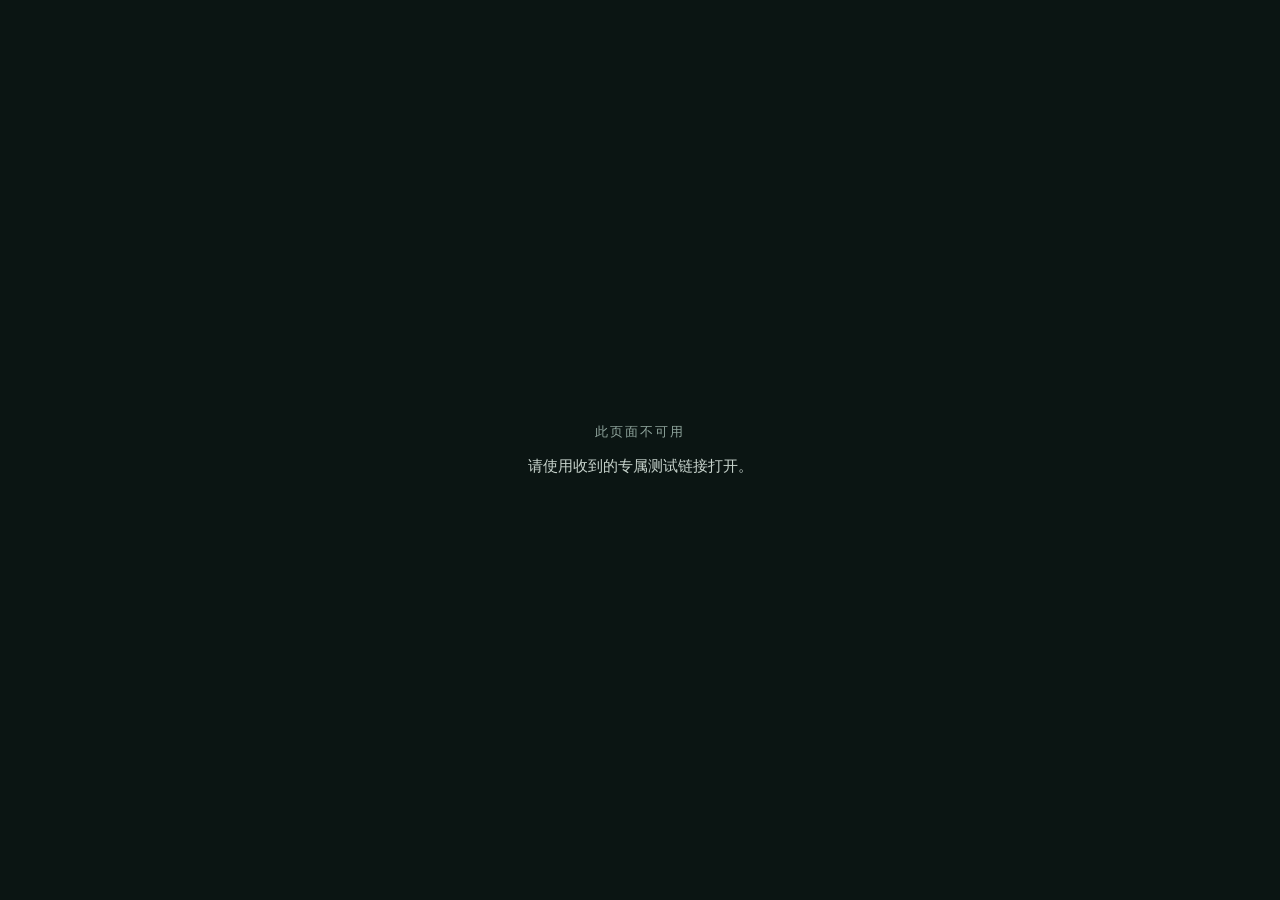
<file: index.html>
<!doctype html>
<html lang="zh-CN">
<head>
<meta charset="utf-8">
<meta name="viewport" content="width=device-width,initial-scale=1">
<meta name="robots" content="noindex,nofollow">
<title>页面不可用</title>
</head>
<body style="margin:0;min-height:100vh;display:grid;place-items:center;background:#0b1513;color:#e8efe9;font:15px/1.8 system-ui,-apple-system,'PingFang SC','Microsoft YaHei',sans-serif">
<div style="max-width:420px;padding:0 24px;text-align:center">
<p style="margin:0 0 10px;font-size:13px;letter-spacing:.16em;color:#8fa49c">此页面不可用</p>
<p style="margin:0;color:#c8d4cd">请使用收到的专属测试链接打开。</p>
</div>
</body>
</html>
</file>
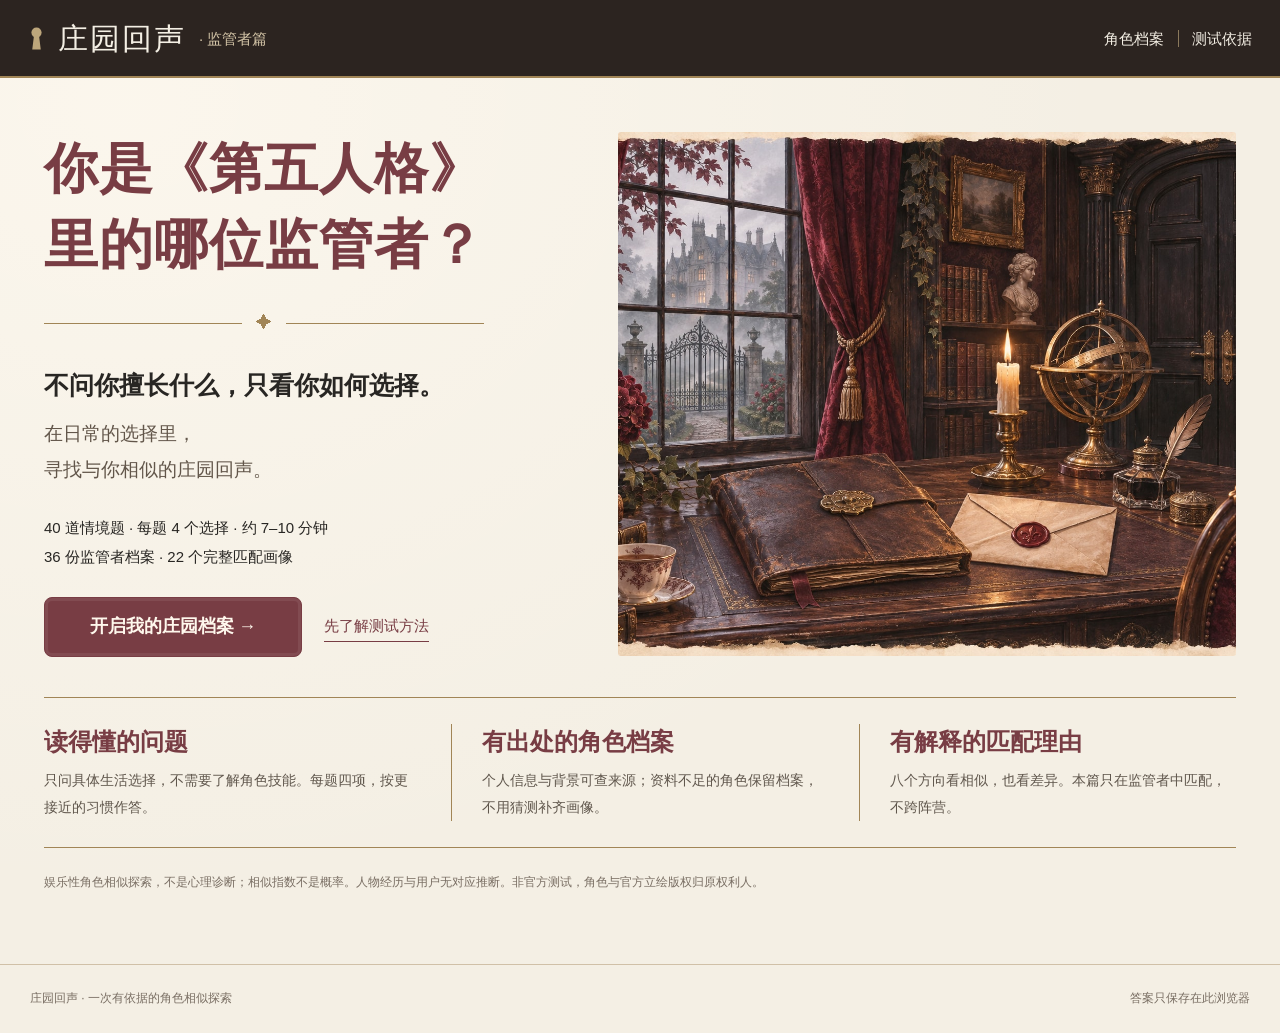
<file: idv-hunter/index.html>
<!doctype html>
<html lang="zh-CN"><head><meta charset="utf-8"><meta name="viewport" content="width=device-width,initial-scale=1,viewport-fit=cover"><meta name="theme-color" content="#2c2420"><meta name="description" content="40道原创生活情境题，依据可核验的第五人格角色档案，探索你的八维选择倾向与角色相似之处。"><title>庄园回声｜监管者篇角色测试</title><link rel="icon" href="assets/key.svg" type="image/svg+xml"><link rel="stylesheet" href="style.css"><script defer src="data.js"></script><script defer src="engine.js"></script><script defer src="charts.js"></script><script defer src="narrative.js"></script><script defer src="poster.js"></script><script defer src="app.js"></script></head>
<body><header class="topbar"><a class="brand" href="#" id="home"><svg viewBox="0 0 20 30" aria-hidden="true"><circle cx="10" cy="8" r="6"/><path d="M7 12h6l2 16H5z"/></svg>庄园回声</a><nav aria-label="主导航"><button id="archive-link">角色档案</button><button id="method-link">测试依据</button></nav></header><main id="app" tabindex="-1"></main><footer class="footer"><span>庄园回声 · 一次有依据的角色相似探索</span><span>答案只保存在此浏览器</span></footer><dialog id="modal"><div class="dialog-top"><span id="dialog-label">庄园档案</span><button id="close-modal" aria-label="关闭">×</button></div><div id="modal-content"></div></dialog><div id="toast" role="status" aria-live="polite"></div></body></html>
</file>
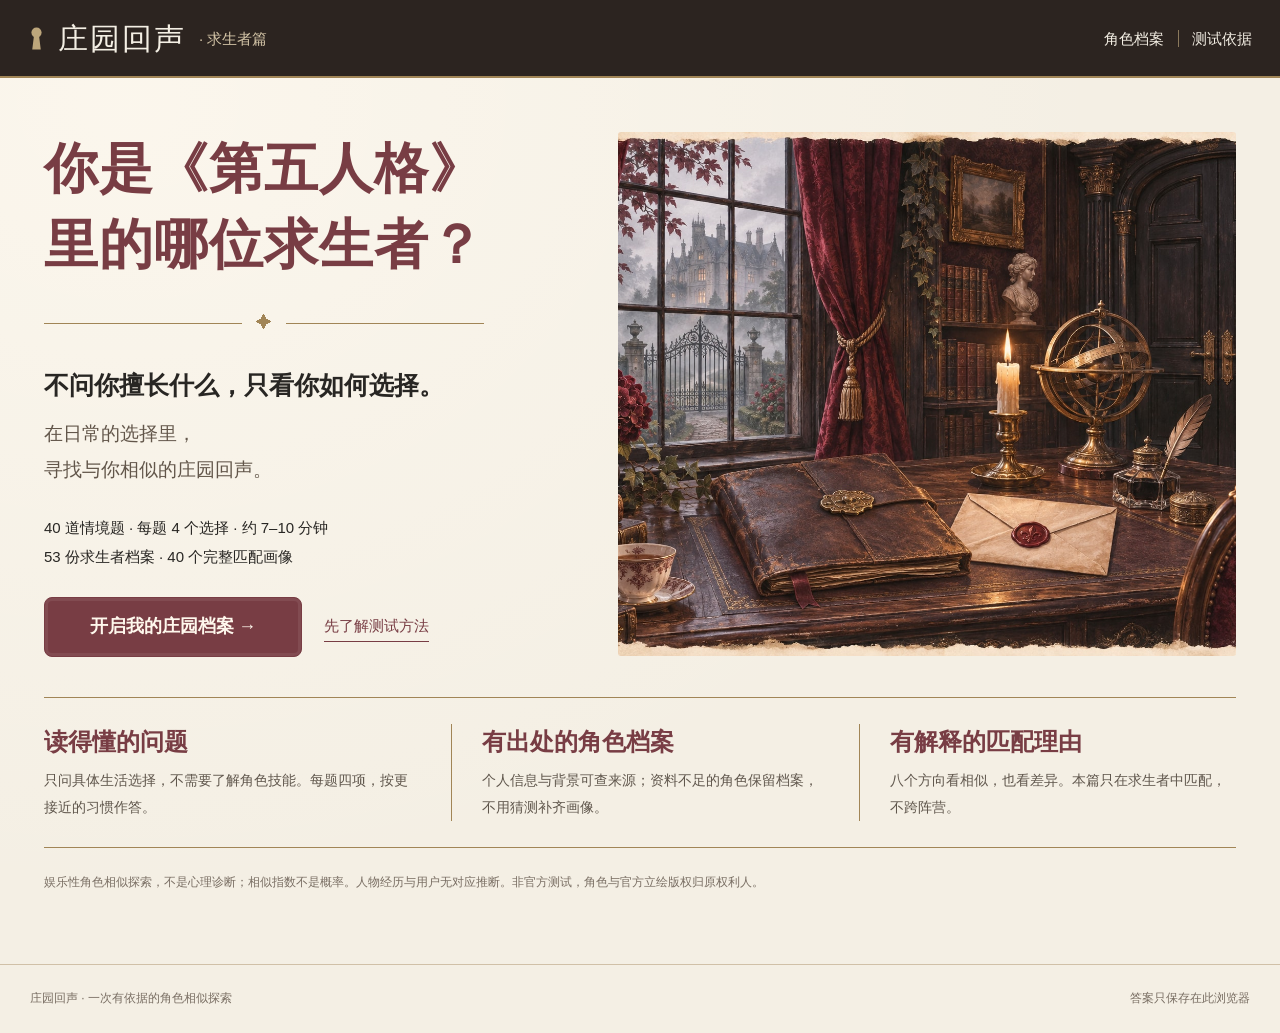
<file: idv-survivor/index.html>
<!doctype html>
<html lang="zh-CN"><head><meta charset="utf-8"><meta name="viewport" content="width=device-width,initial-scale=1,viewport-fit=cover"><meta name="theme-color" content="#2c2420"><meta name="description" content="40道原创生活情境题，依据可核验的第五人格角色档案，探索你的八维选择倾向与角色相似之处。"><title>庄园回声｜求生者篇角色测试</title><link rel="icon" href="assets/key.svg" type="image/svg+xml"><link rel="stylesheet" href="style.css"><script defer src="data.js"></script><script defer src="engine.js"></script><script defer src="charts.js"></script><script defer src="narrative.js"></script><script defer src="poster.js"></script><script defer src="app.js"></script></head>
<body><header class="topbar"><a class="brand" href="#" id="home"><svg viewBox="0 0 20 30" aria-hidden="true"><circle cx="10" cy="8" r="6"/><path d="M7 12h6l2 16H5z"/></svg>庄园回声</a><nav aria-label="主导航"><button id="archive-link">角色档案</button><button id="method-link">测试依据</button></nav></header><main id="app" tabindex="-1"></main><footer class="footer"><span>庄园回声 · 一次有依据的角色相似探索</span><span>答案只保存在此浏览器</span></footer><dialog id="modal"><div class="dialog-top"><span id="dialog-label">庄园档案</span><button id="close-modal" aria-label="关闭">×</button></div><div id="modal-content"></div></dialog><div id="toast" role="status" aria-live="polite"></div></body></html>
</file>
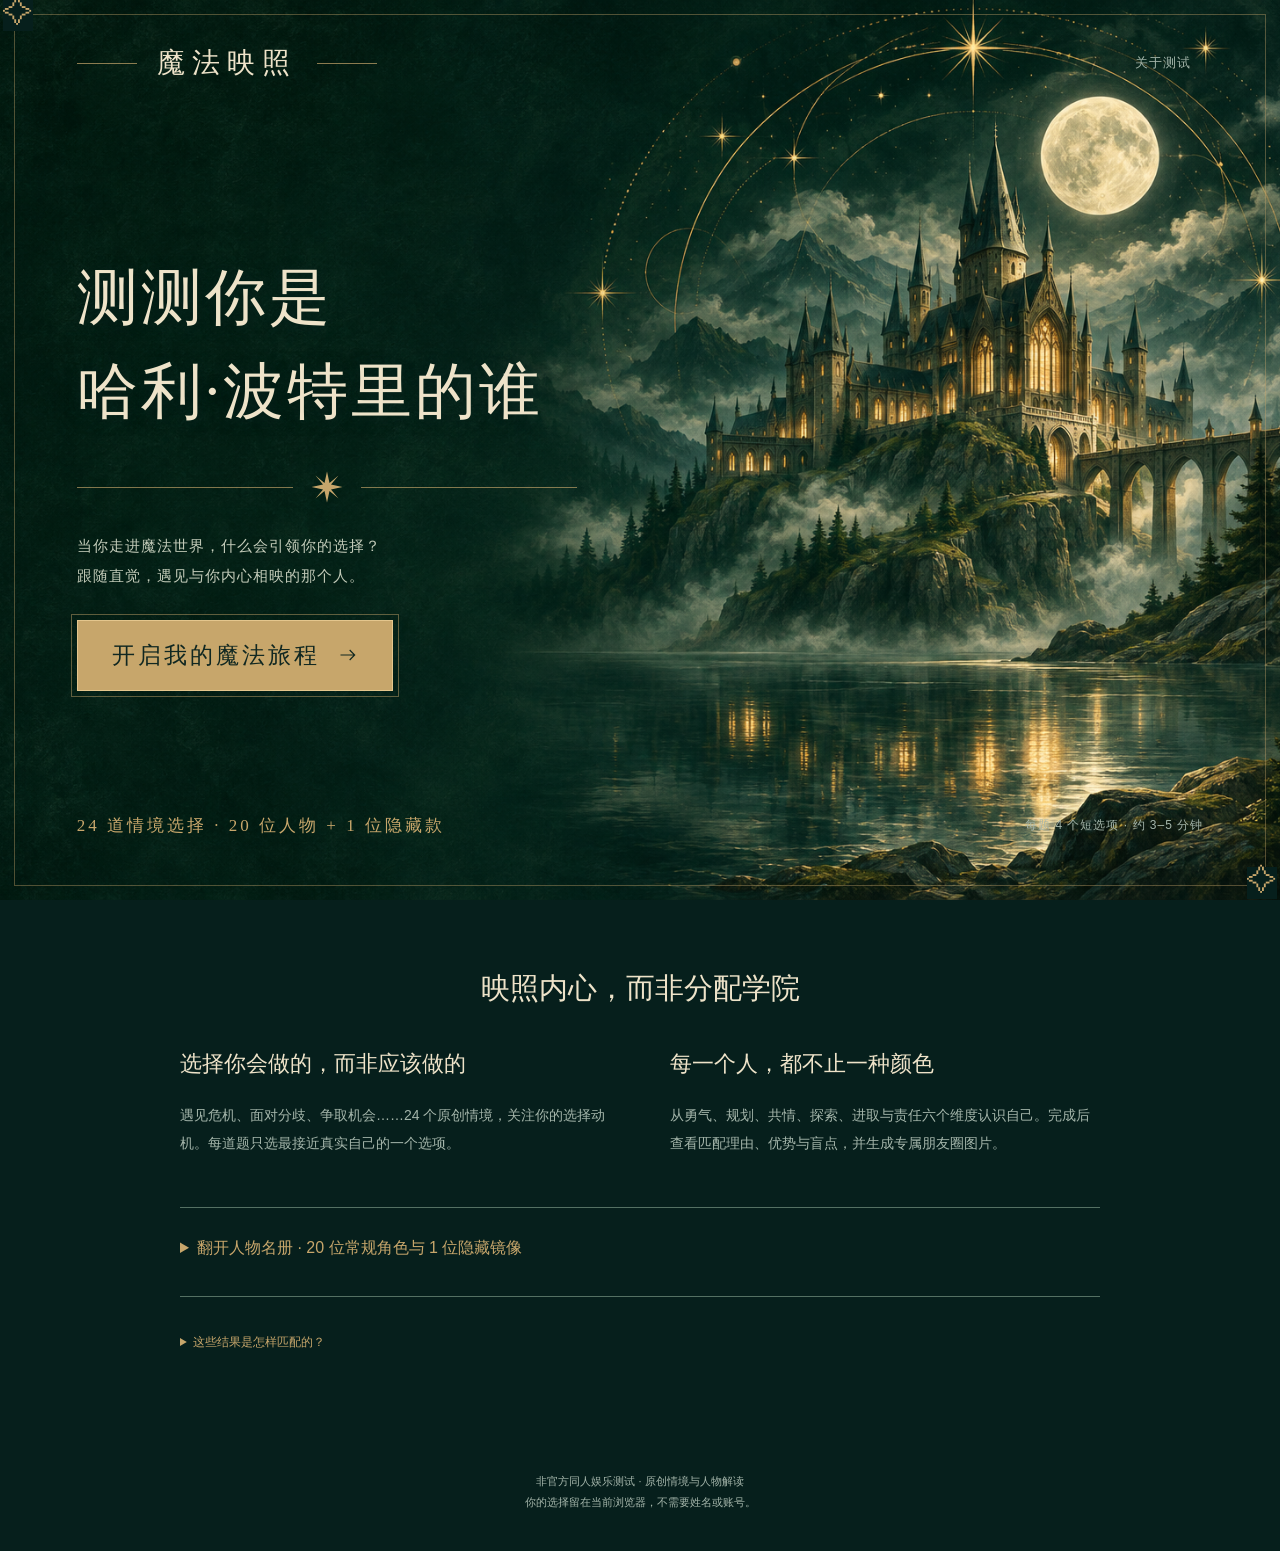
<file: magic/index.html>
<!doctype html>
<html lang="zh-CN">
<head>
  <meta charset="utf-8"><meta name="viewport" content="width=device-width,initial-scale=1">
  <meta name="theme-color" content="#061f1c">
  <title>魔法映照｜测测你是《哈利·波特》里的谁</title>
  <meta name="description" content="24 道轻松情境题，每题仅 4 个短选项。21 位魔法人物、专属角色剧照、六维雷达图与朋友圈图片。">
  <link rel="icon" href="assets/star.svg" type="image/svg+xml"><link rel="stylesheet" href="style.css"><link rel="stylesheet" href="result.css">
  <script src="questions.js" defer></script><script src="data.js" defer></script><script src="media.js" defer></script><script src="engine.js" defer></script><script src="charts.js" defer></script><script src="poster.js" defer></script><script src="app.js" defer></script>
</head>
<body><a class="skip" href="#main">跳到主要内容</a><div class="frame" aria-hidden="true"></div><div id="app"></div>
<dialog id="poster-dialog" aria-labelledby="poster-title"><div class="dialog-top"><h2 id="poster-title">把魔法镜像，留在相册</h2><button class="icon-button" data-action="close-poster" aria-label="关闭图片预览">×</button></div><p class="muted">下载图片后即可发朋友圈；手机也可长按图片保存。</p><img id="poster-preview" alt="专属角色结果分享图片"><div class="dialog-actions"><a id="download-poster" class="button primary" download="我的魔法镜像.png">下载高清图片</a><button class="button" data-action="native-share">分享图片</button></div><p id="poster-message" class="muted" role="status"></p></dialog>
<div id="toast" role="status" aria-live="polite"></div><noscript>请开启浏览器 JavaScript 来进行测试。本测试无需注册。</noscript>
</body></html>
</file>
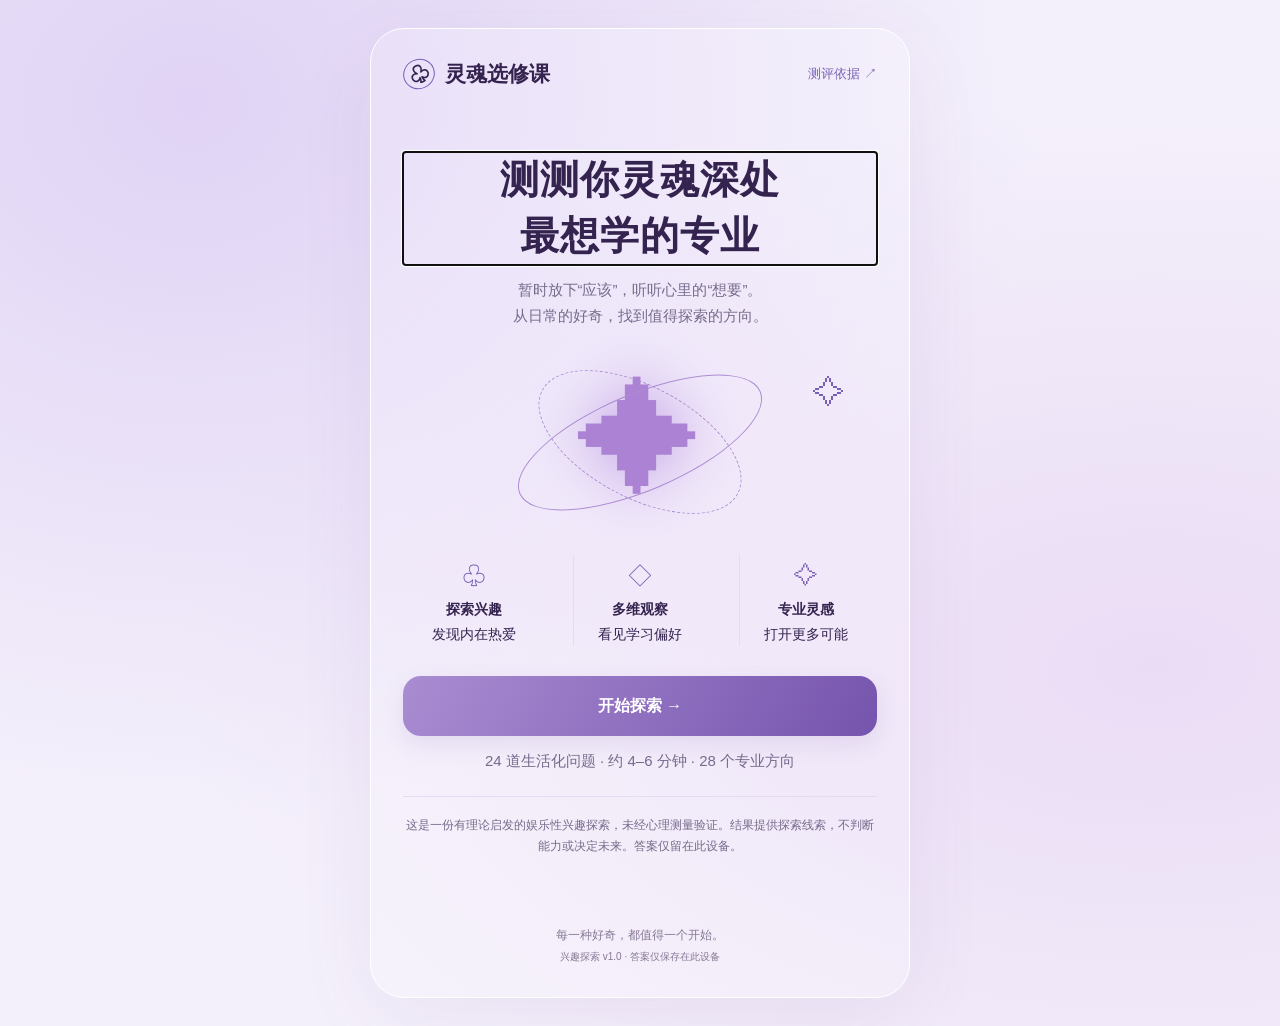
<file: soul-major/index.html>
<!doctype html><html lang="zh-CN"><head><meta charset="utf-8"><meta name="viewport" content="width=device-width,initial-scale=1,viewport-fit=cover"><meta name="theme-color" content="#eee8fa"><meta name="description" content="24道生活化问题，探索8种学习兴趣与28个专业方向。基于理论启发的娱乐性兴趣探索。"><title>灵魂选修课 · 发现你想学的专业</title><link rel="stylesheet" href="style.css"><script defer src="data.js"></script><script defer src="app.js"></script></head><body><div class="shell"><header><a href="#" id="home" aria-label="返回本测试首页"><span class="planet">♧</span> 灵魂选修课</a><button class="text" id="theory">测评依据 ↗</button></header><main id="app"></main><footer>每一种好奇，都值得一个开始。<br><small>兴趣探索 v1.0 · 答案仅保存在此设备</small></footer></div><dialog id="modal"><div id="modal-content"></div><button id="close" class="primary">知道了</button></dialog></body></html>
</file>
<file: idv-hunter/style.css>
:root{--paper:#f4efe4;--surface:#fbf8f1;--ink:#282623;--muted:#796e63;--accent:#783d44;--head:#2c2420;--brass:#a18556;--line:#d0c0a7;--rose:#eedfe0;--serif:"Noto Serif SC","Songti SC","SimSun",serif;--sans:"Microsoft YaHei","PingFang SC",sans-serif;color:var(--ink);background:var(--paper);font:16px/1.8 var(--sans);color-scheme:light}*{box-sizing:border-box}body{margin:0;background:radial-gradient(ellipse at 10% 10%,#fffaf1aa,transparent 60%),var(--paper)}h1,h2,h3,p{margin:0}h1,h2,h3{font-family:var(--serif);font-weight:600}h1{font-size:54px;line-height:1.4;letter-spacing:1px}h1[tabindex="-1"]:focus,#app:focus{outline:none}h2{font-size:30px;line-height:1.5}h3{font-size:19px;line-height:1.6}p{line-height:1.95}button,input,select{font:inherit}button,a{touch-action:manipulation;-webkit-tap-highlight-color:transparent}button{cursor:pointer;color:inherit}a{color:var(--accent);text-underline-offset:5px}button:disabled{opacity:.4;cursor:not-allowed}button:focus-visible,a:focus-visible,input:focus-visible,summary:focus-visible{outline:2px solid var(--accent);outline-offset:5px}.topbar{background:var(--head);color:#f4efe4;border-bottom:2px solid var(--brass);min-height:78px;padding:16px max(28px,calc((100vw - 1360px)/2));display:flex;align-items:center;justify-content:space-between;gap:24px}.brand{display:inline-flex;align-items:center;gap:13px;color:inherit;text-decoration:none;font:30px/1.3 var(--serif);letter-spacing:2px;white-space:nowrap}.brand svg{width:17px;height:29px;fill:#bda67b}.topbar nav{display:flex;align-items:center;gap:28px}.topbar nav button,.topbar nav a{border:0;background:none;color:inherit;text-decoration:none;font-size:15px;padding:3px 0}.topbar nav>*+*{position:relative}.topbar nav>*+*:before{position:absolute;content:"";height:17px;left:-14px;top:8px;border-left:1px solid #8b795c}#app{min-height:70vh}.landing{max-width:1440px;margin:auto;padding:54px 44px 40px}.landing-main{display:grid;grid-template-columns:1fr 1.17fr;gap:45px;align-items:center}.landing h1{color:var(--accent);margin-bottom:26px}.landing .lead{font:600 25px/1.8 var(--serif);margin:25px 0 8px}.landing .intro{font:19px/1.9 var(--serif);color:#62564a}.hairline{display:flex;align-items:center;gap:14px;color:var(--brass);max-width:440px}.hairline:before,.hairline:after{content:"";height:1px;background:var(--brass);flex:1}.landing .meta{font-size:15px;margin:25px 0}.hero-art{display:block;width:100%;aspect-ratio:1.18;object-fit:cover;object-position:57% 50%;border-radius:3px}.primary,.secondary{border-radius:8px;min-height:52px;padding:13px 28px;font:600 18px/1.5 var(--serif);display:inline-flex;align-items:center;justify-content:center;gap:24px;text-decoration:none}.primary{background:var(--accent);color:#fff8ed;border:1px solid var(--accent);box-shadow:inset 0 0 0 3px #ffffff12}.primary:hover{background:#64323a}.secondary{background:transparent;border:1px solid var(--brass);color:var(--accent)}.text-button{border:0;border-bottom:1px solid currentColor;padding:0 0 2px;background:transparent;color:var(--accent);font-size:15px}.landing-actions{display:flex;align-items:center;flex-wrap:wrap;gap:22px}.landing-actions .primary{min-width:258px;min-height:60px}.resume-note{font-size:13px;color:var(--muted);margin-top:14px}.features{display:grid;grid-template-columns:repeat(3,1fr);border-top:1px solid var(--brass);border-bottom:1px solid var(--brass);padding:26px 0;margin-top:40px;gap:30px}.features>div+div{border-left:1px solid var(--brass);padding-left:30px}.features h2{font-size:24px;color:var(--accent);margin-bottom:7px}.features p{font-size:14px;color:#60574d}.boundary{font-size:12px;color:var(--muted);margin-top:23px;line-height:1.9}.footer{max-width:1360px;margin:30px auto 0;padding:23px 30px;border-top:1px solid var(--line);display:flex;justify-content:space-between;flex-wrap:wrap;gap:12px;color:var(--muted);font-size:12px}.footer a{color:inherit}.quiz{max-width:930px;margin:auto;padding:35px 36px 44px}.progress-caption{display:flex;justify-content:space-between;align-items:center;margin-bottom:14px;font-size:15px}.quiet{background:none;border:0;padding:0;color:var(--accent);font:inherit}.progress-track{height:7px;background:#dccbc7;border-radius:10px;overflow:hidden;margin-bottom:36px}.progress-track>span{display:block;height:100%;background:var(--accent);transition:width .2s}.question-body{padding:28px 0 32px;border-top:1px solid var(--brass);border-bottom:1px solid var(--brass)}.question-body h1{font-size:30px;line-height:1.7;letter-spacing:0;min-height:88px}.options{display:grid;gap:15px;margin:25px 0 34px}.choice{position:relative;display:flex;align-items:center;gap:19px;min-height:68px;padding:16px 22px;text-align:left;background:#fbf8f18c;border:1px solid #bca88a;border-radius:10px;color:var(--ink);font-size:18px}.choice:hover{border-color:var(--accent)}.choice[aria-checked="true"]{background:var(--rose);border-color:var(--accent)}.radio{width:20px;height:20px;border:1px solid currentColor;border-radius:50%;flex-shrink:0;color:var(--ink)}.choice[aria-checked="true"] .radio{background:var(--accent);border-color:var(--accent);box-shadow:inset 0 0 0 4px var(--rose)}.choice b{font:20px var(--serif);font-weight:400}.question-nav{display:flex;justify-content:center;gap:28px}.question-nav>*{min-width:200px}.quiz-note{border-bottom:1px solid var(--brass);text-align:center;padding:23px 10px;color:var(--muted);font-size:13px}.quiz-note strong{font-weight:400;font-size:15px;color:var(--ink);display:block;margin-bottom:5px}.result{max-width:1160px;margin:auto;padding:36px 40px 40px}.result-hero{display:grid;grid-template-columns:.8fr 1.3fr;gap:40px;align-items:center;padding-bottom:30px}.portrait-frame{min-width:0;position:relative;display:flex;align-items:flex-end;justify-content:center;background:radial-gradient(ellipse at 50% 30%,#d8c6af,transparent 75%),#e9e0d0;border:1px solid var(--brass);padding:12px 10px 0;aspect-ratio:.8;max-height:445px;overflow:hidden}.portrait-frame:after{pointer-events:none;content:"";position:absolute;inset:6px;border:1px solid #aa8c5e99}.portrait-frame img{display:block;width:100%;height:100%;max-height:420px;object-fit:contain;object-position:bottom}.result-hero .result-label{font:25px/1.5 var(--serif);margin-bottom:8px}.result-hero h1{font-size:64px;line-height:1.2;color:var(--accent);margin-bottom:10px}.character-name{font:20px/1.7 var(--serif);margin-bottom:19px}.score-line{display:flex;align-items:center;gap:23px;border-top:1px solid var(--brass);padding-top:15px;margin-bottom:18px}.score{font:70px/1.1 Georgia,serif;color:var(--accent)}.score small{font-size:32px}.score-line>span:last-child{border-left:1px solid var(--brass);padding-left:22px;font-size:14px;color:var(--muted)}.result-quote{font:21px/1.8 var(--serif);background:#e9dcc577;padding:13px 18px;margin-bottom:7px}.micro{font-size:12px;line-height:1.9;color:var(--muted)}.result-section{border-top:1px solid var(--brass);padding:28px 0 30px}.section-title{display:flex;gap:17px;align-items:baseline;margin-bottom:20px}.section-title:after{content:"";height:1px;background:var(--brass);flex:1;min-width:18px}.section-title>span{font:italic 38px/1 Georgia,serif;color:var(--accent)}.section-title h2{font-size:29px}.body-copy{font-size:17px;line-height:2.05}.body-copy p+p{margin-top:14px}.result-alert{background:#eadbc899;border-left:3px solid var(--brass);padding:12px 17px;margin:6px 0 26px;font-size:13px;line-height:1.9}.chart-layout{display:grid;grid-template-columns:1fr 1.25fr;gap:25px;align-items:center}.radar-wrap{min-width:0}.radar{width:100%;max-width:380px;display:block;margin:auto}.chart-legend{display:flex;justify-content:center;flex-wrap:wrap;gap:18px;font-size:12px;margin-top:2px}.chart-legend span:before{content:"";display:inline-block;width:26px;border-top:2px solid var(--accent);margin-right:7px;vertical-align:middle}.chart-legend span+span:before{border-top:2px dashed var(--brass)}.axis-bars{border-left:1px solid var(--line);padding-left:28px}.axis-row{padding:8px 0}.axis-caption{display:flex;justify-content:space-between;align-items:baseline;margin-bottom:5px;font-size:12px}.axis-caption strong{font-family:var(--serif);font-size:17px}.axis-scale{display:grid;grid-template-columns:65px 1fr 65px;align-items:center;gap:9px;font-size:11px;color:var(--muted)}.axis-scale>span:last-child{text-align:right}.axis-track{height:8px;border-radius:8px;background:#d9ccba;position:relative;margin:8px 0}.user-dot{position:absolute;width:14px;height:14px;border-radius:50%;background:var(--accent);top:-3px;border:1px solid var(--paper);transform:translateX(-50%)}.role-tick{position:absolute;height:20px;top:-6px;border-left:2px dotted #a18556;transform:translateX(-50%)}.chart-note{margin-top:16px}.evidence-row{display:grid;grid-template-columns:215px 1fr;gap:25px;padding:20px 0;border-bottom:1px solid var(--line)}.evidence-row:last-child{border-bottom:0}.evidence-row h3{color:var(--accent);font-size:19px}.evidence-row .evidence-copy{border-left:1px solid var(--brass);padding-left:25px;font-size:15px;line-height:1.95}.evidence-row .micro{margin-top:8px}.real-life{display:grid;grid-template-columns:1fr 1fr;gap:32px}.real-life h3{color:var(--accent);border-left:3px solid currentColor;padding-left:12px;margin-bottom:13px}.real-life p{font-size:16px}.blind-row{display:grid;grid-template-columns:190px 1fr;gap:22px;padding:20px 23px;background:#e8dcc75c;margin-top:14px}.blind-row h3{color:var(--accent)}.blind-row p{font-size:15px;border-left:1px solid var(--line);padding-left:22px}.original-quotes{border-left:1px solid var(--accent);padding-left:30px;font:22px/1.9 var(--serif)}.original-quotes p+p{margin-top:12px}.original-label{text-align:right;font:12px/1.7 var(--sans);color:var(--muted);margin-top:15px}.result-actions{display:flex;justify-content:center;flex-wrap:wrap;gap:22px;margin:18px 0 22px}.result-actions .primary{min-width:260px}.result-actions .secondary{min-width:180px}.result-links{display:flex;justify-content:center;flex-wrap:wrap;gap:25px;font-size:14px;margin-bottom:24px}.disclosure{border:1px solid var(--brass);border-radius:7px;margin:16px 0;background:#fcf8ef55}.disclosure>summary{padding:17px 20px;cursor:pointer;list-style:none;font:21px/1.6 var(--serif);display:flex;justify-content:space-between;gap:14px}.disclosure>summary:after{content:"＋";color:var(--accent)}.disclosure[open]>summary:after{content:"−"}.disclosure-content{padding:0 23px 24px;font-size:14px}.candidate{border-top:1px solid var(--line);padding:18px 0}.candidate h3{display:flex;justify-content:space-between;gap:14px;color:var(--accent)}.candidate p{margin-top:8px}.facts{display:grid;grid-template-columns:1fr 1fr;gap:10px 22px;margin:17px 0}.facts div{font-size:13px;padding-bottom:8px;border-bottom:1px solid var(--line)}.facts dt{color:var(--muted);font-size:12px}.facts dd{margin:2px 0 0}.archive{max-width:1200px;padding:35px 35px 60px;margin:auto}.archive h1{font-size:40px;margin:15px 0 10px}.archive .intro{color:var(--muted);font-size:14px;margin-bottom:25px}.archive-tools{display:flex;align-items:center;flex-wrap:wrap;gap:15px;margin:20px 0}.archive-tools input,.archive-tools select{background:var(--surface);border:1px solid var(--line);padding:11px 13px;border-radius:6px;color:inherit}.archive-tools input{flex:1;min-width:180px}.archive-grid{display:grid;grid-template-columns:repeat(4,1fr);gap:18px}.archive-character{padding:0;border:1px solid var(--line);background:#fbf8f180;text-align:left;border-radius:7px;overflow:hidden;display:block;min-width:0;color:inherit}.archive-character img{height:210px;width:100%;object-fit:contain;background:radial-gradient(ellipse,#ddd0bc,transparent 75%);display:block;margin:10px auto 0}.archive-character>span{display:block;padding:14px 16px}.archive-character strong{font:20px/1.4 var(--serif);display:block;margin-bottom:4px}.archive-character small{display:block;color:var(--muted);font-size:11px}.archive-character:hover{border-color:var(--accent)}.archive-status{font-size:11px!important;color:var(--accent)!important;margin-top:7px}.archive-count{font-size:13px;color:var(--muted);margin-bottom:17px}dialog{width:min(800px,calc(100% - 28px));max-height:88dvh;overflow:auto;border:1px solid var(--brass);border-radius:10px;background:var(--surface);color:var(--ink);padding:0 27px 28px}dialog::backdrop{background:#241d19a8;backdrop-filter:blur(3px)}.dialog-top{position:sticky;top:0;display:flex;align-items:center;justify-content:space-between;gap:15px;padding:13px 0;background:var(--surface);border-bottom:1px solid var(--line);z-index:2;margin-bottom:20px;font:15px var(--serif);color:var(--muted)}.dialog-top button{font:30px/1 var(--sans);background:none;border:0;padding:4px 10px;color:var(--accent)}dialog h2{font-size:30px;margin:10px 0 18px}dialog h3{margin:23px 0 10px;color:var(--accent)}dialog p,dialog li{font-size:14px;line-height:1.95}dialog p+p{margin-top:12px}dialog .detail-portrait{float:right;width:160px;height:220px;object-fit:contain;margin:0 0 15px 20px;background:#eee5d5}dialog .source-list{padding-left:20px;word-break:break-word}dialog .source-list li{margin:9px 0}dialog .result-image{display:block;width:100%;height:auto;border:1px solid var(--line);margin:17px 0}.download-actions{display:flex;gap:12px;flex-wrap:wrap;justify-content:center}#toast{position:fixed;bottom:25px;left:50%;transform:translateX(-50%);max-width:calc(100% - 32px);background:var(--head);color:var(--paper);border:1px solid var(--brass);padding:11px 20px;border-radius:6px;z-index:100;font-size:14px;opacity:0;pointer-events:none;transition:opacity .2s}#toast.show{opacity:1}.empty{padding:40px;text-align:center;color:var(--muted)}.method-formula{font:15px/1.9 var(--serif);padding:15px;background:#eadcc655;margin:15px 0}.details-note{padding:12px 15px;border-left:2px solid var(--brass);font-size:13px!important;background:#eadcc655}.subtle{color:var(--muted)}
@media(max-width:1050px){.landing{padding:35px 30px}.landing-main{gap:25px;grid-template-columns:1fr 1fr}.landing h1{font-size:43px}.landing .lead{font-size:22px}.landing .intro{font-size:17px}.landing .meta{font-size:13px}.landing-actions{gap:16px}.hero-art{aspect-ratio:1}.features h2{font-size:21px}.result-hero h1{font-size:55px}.result-hero{gap:27px}.chart-layout{grid-template-columns:1fr 1.1fr}.axis-bars{padding-left:17px}.axis-scale{grid-template-columns:58px 1fr 58px;gap:6px;font-size:10px}.archive-grid{grid-template-columns:repeat(3,1fr)}}
@media(max-width:700px){:root{font-size:15px}.topbar{padding:16px 19px;min-height:68px;gap:15px;flex-wrap:wrap}.brand{font-size:23px;gap:8px;letter-spacing:1px}.brand svg{width:14px;height:23px}.topbar nav{gap:17px;margin-left:auto}.topbar nav button,.topbar nav a{font-size:11px}.topbar nav>*+*:before{height:12px;left:-9px;top:6px}.landing{padding:32px 22px 25px}.landing-main{display:flex;flex-direction:column;gap:26px;align-items:stretch}.landing h1{font-size:35px;line-height:1.55;margin-bottom:20px}.landing .lead{font-size:20px;margin-top:19px}.landing .intro{font-size:15px}.landing .meta{font-size:12px;line-height:1.9;margin:20px 0}.landing-actions{gap:16px}.landing-actions .primary{width:100%;font-size:18px;min-height:55px}.landing-actions .text-button{margin:auto}.hero-art{aspect-ratio:1.55;object-position:57% 50%}.features{display:block;margin-top:25px;padding:3px 0}.features>div{padding:20px 0}.features>div+div{border-left:0;border-top:1px solid var(--line);padding-left:0}.features h2{font-size:22px}.features p{font-size:13px}.boundary{font-size:11px;margin-top:17px}.footer{padding:20px 22px;display:block;margin-top:10px;font-size:10px}.footer>span{display:block;margin-bottom:5px}.footer>a{display:inline-block;margin-top:4px}.quiz{padding:24px 20px 28px}.progress-caption{font-size:13px;margin-bottom:14px}.progress-track{margin-bottom:22px;height:6px}.question-body{padding:22px 0 25px}.question-body h1{font-size:25px;line-height:1.65;min-height:84px}.options{gap:13px;margin:25px 0}.choice{padding:16px 15px;gap:13px;min-height:67px;font-size:16px}.choice b{font-size:18px}.radio{width:18px;height:18px}.question-nav{gap:14px}.question-nav>*{min-width:0;flex:1;font-size:17px;padding:12px 15px}.quiz-note{padding:20px 4px;font-size:11px}.quiz-note strong{font-size:13px}.result{padding:24px 20px 30px}.result-hero{grid-template-columns:.85fr 1.15fr;gap:17px;padding-bottom:23px}.portrait-frame{aspect-ratio:.68;max-height:300px;padding:8px 5px 0}.portrait-frame img{max-height:255px}.result-hero .result-label{font-size:16px;margin-bottom:9px}.result-hero h1{font-size:37px;line-height:1.3;margin-bottom:7px;overflow-wrap:anywhere}.character-name{font-size:13px;line-height:1.8;margin-bottom:10px}.score-line{padding-top:9px;gap:10px;margin-bottom:10px;flex-wrap:wrap}.score{font-size:46px}.score small{font-size:23px}.score-line>span:last-child{border:0;padding:0;font-size:10px}.result-quote{font-size:15px;padding:9px 10px;margin-top:5px}.result-hero .micro{font-size:9px}.result-section{padding:23px 0}.section-title{gap:10px;margin-bottom:17px;align-items:baseline}.section-title>span{font-size:31px}.section-title h2{font-size:24px;line-height:1.5}.body-copy{font-size:15px;line-height:2}.body-copy p+p{margin-top:12px}.result-alert{font-size:11px;margin-bottom:20px;padding:11px 13px}.chart-layout{display:block}.radar{max-width:325px}.chart-legend{font-size:11px;margin-top:0;margin-bottom:20px}.axis-bars{border-left:0;padding-left:0;border-top:1px solid var(--line);padding-top:10px}.axis-caption strong{font-size:16px}.axis-caption{font-size:11px}.axis-scale{grid-template-columns:64px 1fr 64px;font-size:11px;gap:9px}.axis-row{padding:8px 0}.chart-note{font-size:11px}.evidence-row{display:block;padding:17px 0}.evidence-row h3{font-size:18px;margin-bottom:10px}.evidence-row .evidence-copy{font-size:14px;padding-left:13px}.evidence-row .micro{font-size:11px;margin-top:9px}.real-life{display:block}.real-life>div+div{margin-top:23px}.real-life h3{font-size:19px;margin-bottom:10px}.real-life p{font-size:14px}.blind-row{display:block;padding:17px}.blind-row h3{font-size:18px;margin-bottom:10px}.blind-row p{font-size:14px;padding-left:12px}.original-quotes{font-size:19px;padding-left:17px;line-height:1.9}.original-quotes p+p{margin-top:15px}.original-label{font-size:10px}.result-actions{display:grid;gap:12px;margin-top:5px}.result-actions .primary,.result-actions .secondary{width:100%;min-width:0;font-size:18px}.result-links{gap:12px 18px;font-size:11px;line-height:2;margin:15px 0 20px}.disclosure>summary{font-size:19px;padding:14px}.disclosure-content{padding:0 15px 18px;font-size:13px}.facts{gap:10px 14px}.facts div{font-size:12px}.candidate h3{font-size:17px}.candidate p{font-size:12px}.archive{padding:25px 20px 40px}.archive h1{font-size:31px}.archive .intro{font-size:13px}.archive-tools{gap:10px}.archive-tools input{width:100%}.archive-tools input,.archive-tools select{font-size:13px}.archive-grid{grid-template-columns:repeat(2,1fr);gap:13px}.archive-character img{height:170px}.archive-character>span{padding:11px}.archive-character strong{font-size:18px}.archive-character small{font-size:10px}dialog{padding:0 18px 22px}dialog h2{font-size:26px}dialog p,dialog li{font-size:13px}dialog h3{font-size:18px}dialog .detail-portrait{width:120px;height:170px;margin-left:12px}.download-actions .primary,.download-actions .secondary{font-size:15px;flex:1;padding:12px}.micro{font-size:11px}.dialog-top{font-size:13px}.method-formula{font-size:14px}}
.edition-label{font:15px/1.4 var(--sans);letter-spacing:0;color:#d4c5a7}.result-quote{margin:0 0 7px}@media(max-width:700px){.edition-label{font-size:11px}}
@media(max-width:360px){.topbar nav{gap:12px}.topbar nav>*+*:before{left:-7px}.topbar nav a{font-size:10px}.brand{font-size:21px}.result-hero{gap:12px}.result-hero h1{font-size:31px}.score{font-size:40px}.result-label{font-size:14px!important}.section-title h2{font-size:21px}.choice{font-size:15px}.archive-character img{height:145px}}@media(prefers-reduced-motion:reduce){*{scroll-behavior:auto!important;transition:none!important;animation:none!important}}@media print{.topbar,.footer,.result-actions,.result-links{display:none}.result{max-width:none;padding:0}.result-section{break-inside:avoid}.disclosure{display:block}body{background:white}}
.tie-options{display:flex;gap:12px;flex-wrap:wrap;margin:0 0 18px}.tie-options .secondary{font-size:15px;min-height:42px;padding:9px 18px}.tie-options [aria-pressed="true"]{background:var(--rose);border-color:var(--accent)}
.hero-art{height:auto}
</file>
<file: idv-survivor/style.css>
:root{--paper:#f4efe4;--surface:#fbf8f1;--ink:#282623;--muted:#796e63;--accent:#783d44;--head:#2c2420;--brass:#a18556;--line:#d0c0a7;--rose:#eedfe0;--serif:"Noto Serif SC","Songti SC","SimSun",serif;--sans:"Microsoft YaHei","PingFang SC",sans-serif;color:var(--ink);background:var(--paper);font:16px/1.8 var(--sans);color-scheme:light}*{box-sizing:border-box}body{margin:0;background:radial-gradient(ellipse at 10% 10%,#fffaf1aa,transparent 60%),var(--paper)}h1,h2,h3,p{margin:0}h1,h2,h3{font-family:var(--serif);font-weight:600}h1{font-size:54px;line-height:1.4;letter-spacing:1px}h1[tabindex="-1"]:focus,#app:focus{outline:none}h2{font-size:30px;line-height:1.5}h3{font-size:19px;line-height:1.6}p{line-height:1.95}button,input,select{font:inherit}button,a{touch-action:manipulation;-webkit-tap-highlight-color:transparent}button{cursor:pointer;color:inherit}a{color:var(--accent);text-underline-offset:5px}button:disabled{opacity:.4;cursor:not-allowed}button:focus-visible,a:focus-visible,input:focus-visible,summary:focus-visible{outline:2px solid var(--accent);outline-offset:5px}.topbar{background:var(--head);color:#f4efe4;border-bottom:2px solid var(--brass);min-height:78px;padding:16px max(28px,calc((100vw - 1360px)/2));display:flex;align-items:center;justify-content:space-between;gap:24px}.brand{display:inline-flex;align-items:center;gap:13px;color:inherit;text-decoration:none;font:30px/1.3 var(--serif);letter-spacing:2px;white-space:nowrap}.brand svg{width:17px;height:29px;fill:#bda67b}.topbar nav{display:flex;align-items:center;gap:28px}.topbar nav button,.topbar nav a{border:0;background:none;color:inherit;text-decoration:none;font-size:15px;padding:3px 0}.topbar nav>*+*{position:relative}.topbar nav>*+*:before{position:absolute;content:"";height:17px;left:-14px;top:8px;border-left:1px solid #8b795c}#app{min-height:70vh}.landing{max-width:1440px;margin:auto;padding:54px 44px 40px}.landing-main{display:grid;grid-template-columns:1fr 1.17fr;gap:45px;align-items:center}.landing h1{color:var(--accent);margin-bottom:26px}.landing .lead{font:600 25px/1.8 var(--serif);margin:25px 0 8px}.landing .intro{font:19px/1.9 var(--serif);color:#62564a}.hairline{display:flex;align-items:center;gap:14px;color:var(--brass);max-width:440px}.hairline:before,.hairline:after{content:"";height:1px;background:var(--brass);flex:1}.landing .meta{font-size:15px;margin:25px 0}.hero-art{display:block;width:100%;aspect-ratio:1.18;object-fit:cover;object-position:57% 50%;border-radius:3px}.primary,.secondary{border-radius:8px;min-height:52px;padding:13px 28px;font:600 18px/1.5 var(--serif);display:inline-flex;align-items:center;justify-content:center;gap:24px;text-decoration:none}.primary{background:var(--accent);color:#fff8ed;border:1px solid var(--accent);box-shadow:inset 0 0 0 3px #ffffff12}.primary:hover{background:#64323a}.secondary{background:transparent;border:1px solid var(--brass);color:var(--accent)}.text-button{border:0;border-bottom:1px solid currentColor;padding:0 0 2px;background:transparent;color:var(--accent);font-size:15px}.landing-actions{display:flex;align-items:center;flex-wrap:wrap;gap:22px}.landing-actions .primary{min-width:258px;min-height:60px}.resume-note{font-size:13px;color:var(--muted);margin-top:14px}.features{display:grid;grid-template-columns:repeat(3,1fr);border-top:1px solid var(--brass);border-bottom:1px solid var(--brass);padding:26px 0;margin-top:40px;gap:30px}.features>div+div{border-left:1px solid var(--brass);padding-left:30px}.features h2{font-size:24px;color:var(--accent);margin-bottom:7px}.features p{font-size:14px;color:#60574d}.boundary{font-size:12px;color:var(--muted);margin-top:23px;line-height:1.9}.footer{max-width:1360px;margin:30px auto 0;padding:23px 30px;border-top:1px solid var(--line);display:flex;justify-content:space-between;flex-wrap:wrap;gap:12px;color:var(--muted);font-size:12px}.footer a{color:inherit}.quiz{max-width:930px;margin:auto;padding:35px 36px 44px}.progress-caption{display:flex;justify-content:space-between;align-items:center;margin-bottom:14px;font-size:15px}.quiet{background:none;border:0;padding:0;color:var(--accent);font:inherit}.progress-track{height:7px;background:#dccbc7;border-radius:10px;overflow:hidden;margin-bottom:36px}.progress-track>span{display:block;height:100%;background:var(--accent);transition:width .2s}.question-body{padding:28px 0 32px;border-top:1px solid var(--brass);border-bottom:1px solid var(--brass)}.question-body h1{font-size:30px;line-height:1.7;letter-spacing:0;min-height:88px}.options{display:grid;gap:15px;margin:25px 0 34px}.choice{position:relative;display:flex;align-items:center;gap:19px;min-height:68px;padding:16px 22px;text-align:left;background:#fbf8f18c;border:1px solid #bca88a;border-radius:10px;color:var(--ink);font-size:18px}.choice:hover{border-color:var(--accent)}.choice[aria-checked="true"]{background:var(--rose);border-color:var(--accent)}.radio{width:20px;height:20px;border:1px solid currentColor;border-radius:50%;flex-shrink:0;color:var(--ink)}.choice[aria-checked="true"] .radio{background:var(--accent);border-color:var(--accent);box-shadow:inset 0 0 0 4px var(--rose)}.choice b{font:20px var(--serif);font-weight:400}.question-nav{display:flex;justify-content:center;gap:28px}.question-nav>*{min-width:200px}.quiz-note{border-bottom:1px solid var(--brass);text-align:center;padding:23px 10px;color:var(--muted);font-size:13px}.quiz-note strong{font-weight:400;font-size:15px;color:var(--ink);display:block;margin-bottom:5px}.result{max-width:1160px;margin:auto;padding:36px 40px 40px}.result-hero{display:grid;grid-template-columns:.8fr 1.3fr;gap:40px;align-items:center;padding-bottom:30px}.portrait-frame{min-width:0;position:relative;display:flex;align-items:flex-end;justify-content:center;background:radial-gradient(ellipse at 50% 30%,#d8c6af,transparent 75%),#e9e0d0;border:1px solid var(--brass);padding:12px 10px 0;aspect-ratio:.8;max-height:445px;overflow:hidden}.portrait-frame:after{pointer-events:none;content:"";position:absolute;inset:6px;border:1px solid #aa8c5e99}.portrait-frame img{display:block;width:100%;height:100%;max-height:420px;object-fit:contain;object-position:bottom}.result-hero .result-label{font:25px/1.5 var(--serif);margin-bottom:8px}.result-hero h1{font-size:64px;line-height:1.2;color:var(--accent);margin-bottom:10px}.character-name{font:20px/1.7 var(--serif);margin-bottom:19px}.score-line{display:flex;align-items:center;gap:23px;border-top:1px solid var(--brass);padding-top:15px;margin-bottom:18px}.score{font:70px/1.1 Georgia,serif;color:var(--accent)}.score small{font-size:32px}.score-line>span:last-child{border-left:1px solid var(--brass);padding-left:22px;font-size:14px;color:var(--muted)}.result-quote{font:21px/1.8 var(--serif);background:#e9dcc577;padding:13px 18px;margin-bottom:7px}.micro{font-size:12px;line-height:1.9;color:var(--muted)}.result-section{border-top:1px solid var(--brass);padding:28px 0 30px}.section-title{display:flex;gap:17px;align-items:baseline;margin-bottom:20px}.section-title:after{content:"";height:1px;background:var(--brass);flex:1;min-width:18px}.section-title>span{font:italic 38px/1 Georgia,serif;color:var(--accent)}.section-title h2{font-size:29px}.body-copy{font-size:17px;line-height:2.05}.body-copy p+p{margin-top:14px}.result-alert{background:#eadbc899;border-left:3px solid var(--brass);padding:12px 17px;margin:6px 0 26px;font-size:13px;line-height:1.9}.chart-layout{display:grid;grid-template-columns:1fr 1.25fr;gap:25px;align-items:center}.radar-wrap{min-width:0}.radar{width:100%;max-width:380px;display:block;margin:auto}.chart-legend{display:flex;justify-content:center;flex-wrap:wrap;gap:18px;font-size:12px;margin-top:2px}.chart-legend span:before{content:"";display:inline-block;width:26px;border-top:2px solid var(--accent);margin-right:7px;vertical-align:middle}.chart-legend span+span:before{border-top:2px dashed var(--brass)}.axis-bars{border-left:1px solid var(--line);padding-left:28px}.axis-row{padding:8px 0}.axis-caption{display:flex;justify-content:space-between;align-items:baseline;margin-bottom:5px;font-size:12px}.axis-caption strong{font-family:var(--serif);font-size:17px}.axis-scale{display:grid;grid-template-columns:65px 1fr 65px;align-items:center;gap:9px;font-size:11px;color:var(--muted)}.axis-scale>span:last-child{text-align:right}.axis-track{height:8px;border-radius:8px;background:#d9ccba;position:relative;margin:8px 0}.user-dot{position:absolute;width:14px;height:14px;border-radius:50%;background:var(--accent);top:-3px;border:1px solid var(--paper);transform:translateX(-50%)}.role-tick{position:absolute;height:20px;top:-6px;border-left:2px dotted #a18556;transform:translateX(-50%)}.chart-note{margin-top:16px}.evidence-row{display:grid;grid-template-columns:215px 1fr;gap:25px;padding:20px 0;border-bottom:1px solid var(--line)}.evidence-row:last-child{border-bottom:0}.evidence-row h3{color:var(--accent);font-size:19px}.evidence-row .evidence-copy{border-left:1px solid var(--brass);padding-left:25px;font-size:15px;line-height:1.95}.evidence-row .micro{margin-top:8px}.real-life{display:grid;grid-template-columns:1fr 1fr;gap:32px}.real-life h3{color:var(--accent);border-left:3px solid currentColor;padding-left:12px;margin-bottom:13px}.real-life p{font-size:16px}.blind-row{display:grid;grid-template-columns:190px 1fr;gap:22px;padding:20px 23px;background:#e8dcc75c;margin-top:14px}.blind-row h3{color:var(--accent)}.blind-row p{font-size:15px;border-left:1px solid var(--line);padding-left:22px}.original-quotes{border-left:1px solid var(--accent);padding-left:30px;font:22px/1.9 var(--serif)}.original-quotes p+p{margin-top:12px}.original-label{text-align:right;font:12px/1.7 var(--sans);color:var(--muted);margin-top:15px}.result-actions{display:flex;justify-content:center;flex-wrap:wrap;gap:22px;margin:18px 0 22px}.result-actions .primary{min-width:260px}.result-actions .secondary{min-width:180px}.result-links{display:flex;justify-content:center;flex-wrap:wrap;gap:25px;font-size:14px;margin-bottom:24px}.disclosure{border:1px solid var(--brass);border-radius:7px;margin:16px 0;background:#fcf8ef55}.disclosure>summary{padding:17px 20px;cursor:pointer;list-style:none;font:21px/1.6 var(--serif);display:flex;justify-content:space-between;gap:14px}.disclosure>summary:after{content:"＋";color:var(--accent)}.disclosure[open]>summary:after{content:"−"}.disclosure-content{padding:0 23px 24px;font-size:14px}.candidate{border-top:1px solid var(--line);padding:18px 0}.candidate h3{display:flex;justify-content:space-between;gap:14px;color:var(--accent)}.candidate p{margin-top:8px}.facts{display:grid;grid-template-columns:1fr 1fr;gap:10px 22px;margin:17px 0}.facts div{font-size:13px;padding-bottom:8px;border-bottom:1px solid var(--line)}.facts dt{color:var(--muted);font-size:12px}.facts dd{margin:2px 0 0}.archive{max-width:1200px;padding:35px 35px 60px;margin:auto}.archive h1{font-size:40px;margin:15px 0 10px}.archive .intro{color:var(--muted);font-size:14px;margin-bottom:25px}.archive-tools{display:flex;align-items:center;flex-wrap:wrap;gap:15px;margin:20px 0}.archive-tools input,.archive-tools select{background:var(--surface);border:1px solid var(--line);padding:11px 13px;border-radius:6px;color:inherit}.archive-tools input{flex:1;min-width:180px}.archive-grid{display:grid;grid-template-columns:repeat(4,1fr);gap:18px}.archive-character{padding:0;border:1px solid var(--line);background:#fbf8f180;text-align:left;border-radius:7px;overflow:hidden;display:block;min-width:0;color:inherit}.archive-character img{height:210px;width:100%;object-fit:contain;background:radial-gradient(ellipse,#ddd0bc,transparent 75%);display:block;margin:10px auto 0}.archive-character>span{display:block;padding:14px 16px}.archive-character strong{font:20px/1.4 var(--serif);display:block;margin-bottom:4px}.archive-character small{display:block;color:var(--muted);font-size:11px}.archive-character:hover{border-color:var(--accent)}.archive-status{font-size:11px!important;color:var(--accent)!important;margin-top:7px}.archive-count{font-size:13px;color:var(--muted);margin-bottom:17px}dialog{width:min(800px,calc(100% - 28px));max-height:88dvh;overflow:auto;border:1px solid var(--brass);border-radius:10px;background:var(--surface);color:var(--ink);padding:0 27px 28px}dialog::backdrop{background:#241d19a8;backdrop-filter:blur(3px)}.dialog-top{position:sticky;top:0;display:flex;align-items:center;justify-content:space-between;gap:15px;padding:13px 0;background:var(--surface);border-bottom:1px solid var(--line);z-index:2;margin-bottom:20px;font:15px var(--serif);color:var(--muted)}.dialog-top button{font:30px/1 var(--sans);background:none;border:0;padding:4px 10px;color:var(--accent)}dialog h2{font-size:30px;margin:10px 0 18px}dialog h3{margin:23px 0 10px;color:var(--accent)}dialog p,dialog li{font-size:14px;line-height:1.95}dialog p+p{margin-top:12px}dialog .detail-portrait{float:right;width:160px;height:220px;object-fit:contain;margin:0 0 15px 20px;background:#eee5d5}dialog .source-list{padding-left:20px;word-break:break-word}dialog .source-list li{margin:9px 0}dialog .result-image{display:block;width:100%;height:auto;border:1px solid var(--line);margin:17px 0}.download-actions{display:flex;gap:12px;flex-wrap:wrap;justify-content:center}#toast{position:fixed;bottom:25px;left:50%;transform:translateX(-50%);max-width:calc(100% - 32px);background:var(--head);color:var(--paper);border:1px solid var(--brass);padding:11px 20px;border-radius:6px;z-index:100;font-size:14px;opacity:0;pointer-events:none;transition:opacity .2s}#toast.show{opacity:1}.empty{padding:40px;text-align:center;color:var(--muted)}.method-formula{font:15px/1.9 var(--serif);padding:15px;background:#eadcc655;margin:15px 0}.details-note{padding:12px 15px;border-left:2px solid var(--brass);font-size:13px!important;background:#eadcc655}.subtle{color:var(--muted)}
@media(max-width:1050px){.landing{padding:35px 30px}.landing-main{gap:25px;grid-template-columns:1fr 1fr}.landing h1{font-size:43px}.landing .lead{font-size:22px}.landing .intro{font-size:17px}.landing .meta{font-size:13px}.landing-actions{gap:16px}.hero-art{aspect-ratio:1}.features h2{font-size:21px}.result-hero h1{font-size:55px}.result-hero{gap:27px}.chart-layout{grid-template-columns:1fr 1.1fr}.axis-bars{padding-left:17px}.axis-scale{grid-template-columns:58px 1fr 58px;gap:6px;font-size:10px}.archive-grid{grid-template-columns:repeat(3,1fr)}}
@media(max-width:700px){:root{font-size:15px}.topbar{padding:16px 19px;min-height:68px;gap:15px;flex-wrap:wrap}.brand{font-size:23px;gap:8px;letter-spacing:1px}.brand svg{width:14px;height:23px}.topbar nav{gap:17px;margin-left:auto}.topbar nav button,.topbar nav a{font-size:11px}.topbar nav>*+*:before{height:12px;left:-9px;top:6px}.landing{padding:32px 22px 25px}.landing-main{display:flex;flex-direction:column;gap:26px;align-items:stretch}.landing h1{font-size:35px;line-height:1.55;margin-bottom:20px}.landing .lead{font-size:20px;margin-top:19px}.landing .intro{font-size:15px}.landing .meta{font-size:12px;line-height:1.9;margin:20px 0}.landing-actions{gap:16px}.landing-actions .primary{width:100%;font-size:18px;min-height:55px}.landing-actions .text-button{margin:auto}.hero-art{aspect-ratio:1.55;object-position:57% 50%}.features{display:block;margin-top:25px;padding:3px 0}.features>div{padding:20px 0}.features>div+div{border-left:0;border-top:1px solid var(--line);padding-left:0}.features h2{font-size:22px}.features p{font-size:13px}.boundary{font-size:11px;margin-top:17px}.footer{padding:20px 22px;display:block;margin-top:10px;font-size:10px}.footer>span{display:block;margin-bottom:5px}.footer>a{display:inline-block;margin-top:4px}.quiz{padding:24px 20px 28px}.progress-caption{font-size:13px;margin-bottom:14px}.progress-track{margin-bottom:22px;height:6px}.question-body{padding:22px 0 25px}.question-body h1{font-size:25px;line-height:1.65;min-height:84px}.options{gap:13px;margin:25px 0}.choice{padding:16px 15px;gap:13px;min-height:67px;font-size:16px}.choice b{font-size:18px}.radio{width:18px;height:18px}.question-nav{gap:14px}.question-nav>*{min-width:0;flex:1;font-size:17px;padding:12px 15px}.quiz-note{padding:20px 4px;font-size:11px}.quiz-note strong{font-size:13px}.result{padding:24px 20px 30px}.result-hero{grid-template-columns:.85fr 1.15fr;gap:17px;padding-bottom:23px}.portrait-frame{aspect-ratio:.68;max-height:300px;padding:8px 5px 0}.portrait-frame img{max-height:255px}.result-hero .result-label{font-size:16px;margin-bottom:9px}.result-hero h1{font-size:37px;line-height:1.3;margin-bottom:7px;overflow-wrap:anywhere}.character-name{font-size:13px;line-height:1.8;margin-bottom:10px}.score-line{padding-top:9px;gap:10px;margin-bottom:10px;flex-wrap:wrap}.score{font-size:46px}.score small{font-size:23px}.score-line>span:last-child{border:0;padding:0;font-size:10px}.result-quote{font-size:15px;padding:9px 10px;margin-top:5px}.result-hero .micro{font-size:9px}.result-section{padding:23px 0}.section-title{gap:10px;margin-bottom:17px;align-items:baseline}.section-title>span{font-size:31px}.section-title h2{font-size:24px;line-height:1.5}.body-copy{font-size:15px;line-height:2}.body-copy p+p{margin-top:12px}.result-alert{font-size:11px;margin-bottom:20px;padding:11px 13px}.chart-layout{display:block}.radar{max-width:325px}.chart-legend{font-size:11px;margin-top:0;margin-bottom:20px}.axis-bars{border-left:0;padding-left:0;border-top:1px solid var(--line);padding-top:10px}.axis-caption strong{font-size:16px}.axis-caption{font-size:11px}.axis-scale{grid-template-columns:64px 1fr 64px;font-size:11px;gap:9px}.axis-row{padding:8px 0}.chart-note{font-size:11px}.evidence-row{display:block;padding:17px 0}.evidence-row h3{font-size:18px;margin-bottom:10px}.evidence-row .evidence-copy{font-size:14px;padding-left:13px}.evidence-row .micro{font-size:11px;margin-top:9px}.real-life{display:block}.real-life>div+div{margin-top:23px}.real-life h3{font-size:19px;margin-bottom:10px}.real-life p{font-size:14px}.blind-row{display:block;padding:17px}.blind-row h3{font-size:18px;margin-bottom:10px}.blind-row p{font-size:14px;padding-left:12px}.original-quotes{font-size:19px;padding-left:17px;line-height:1.9}.original-quotes p+p{margin-top:15px}.original-label{font-size:10px}.result-actions{display:grid;gap:12px;margin-top:5px}.result-actions .primary,.result-actions .secondary{width:100%;min-width:0;font-size:18px}.result-links{gap:12px 18px;font-size:11px;line-height:2;margin:15px 0 20px}.disclosure>summary{font-size:19px;padding:14px}.disclosure-content{padding:0 15px 18px;font-size:13px}.facts{gap:10px 14px}.facts div{font-size:12px}.candidate h3{font-size:17px}.candidate p{font-size:12px}.archive{padding:25px 20px 40px}.archive h1{font-size:31px}.archive .intro{font-size:13px}.archive-tools{gap:10px}.archive-tools input{width:100%}.archive-tools input,.archive-tools select{font-size:13px}.archive-grid{grid-template-columns:repeat(2,1fr);gap:13px}.archive-character img{height:170px}.archive-character>span{padding:11px}.archive-character strong{font-size:18px}.archive-character small{font-size:10px}dialog{padding:0 18px 22px}dialog h2{font-size:26px}dialog p,dialog li{font-size:13px}dialog h3{font-size:18px}dialog .detail-portrait{width:120px;height:170px;margin-left:12px}.download-actions .primary,.download-actions .secondary{font-size:15px;flex:1;padding:12px}.micro{font-size:11px}.dialog-top{font-size:13px}.method-formula{font-size:14px}}
.edition-label{font:15px/1.4 var(--sans);letter-spacing:0;color:#d4c5a7}.result-quote{margin:0 0 7px}@media(max-width:700px){.edition-label{font-size:11px}}
@media(max-width:360px){.topbar nav{gap:12px}.topbar nav>*+*:before{left:-7px}.topbar nav a{font-size:10px}.brand{font-size:21px}.result-hero{gap:12px}.result-hero h1{font-size:31px}.score{font-size:40px}.result-label{font-size:14px!important}.section-title h2{font-size:21px}.choice{font-size:15px}.archive-character img{height:145px}}@media(prefers-reduced-motion:reduce){*{scroll-behavior:auto!important;transition:none!important;animation:none!important}}@media print{.topbar,.footer,.result-actions,.result-links{display:none}.result{max-width:none;padding:0}.result-section{break-inside:avoid}.disclosure{display:block}body{background:white}}
.tie-options{display:flex;gap:12px;flex-wrap:wrap;margin:0 0 18px}.tie-options .secondary{font-size:15px;min-height:42px;padding:9px 18px}.tie-options [aria-pressed="true"]{background:var(--rose);border-color:var(--accent)}
.hero-art{height:auto}
</file>
<file: magic/style.css>
:root{--bg:#061f1c;--surface:#092923;--ink:#eee3c9;--muted:#a4b5aa;--gold:#c7a66b;--line:#547063;--serif:"Noto Serif SC","Source Han Serif SC","Songti SC","SimSun",serif;--sans:"Microsoft YaHei","PingFang SC",sans-serif;color-scheme:dark;font-family:var(--sans);color:var(--ink);background:var(--bg)}
*{box-sizing:border-box}body{margin:0;min-width:0}button,a,input{-webkit-tap-highlight-color:transparent}button,a{touch-action:manipulation}button{font-family:var(--sans);font-size:15px;color:inherit;cursor:pointer}button:disabled{cursor:not-allowed;opacity:.38}button,a{outline-offset:5px}button:focus-visible,a:focus-visible,input:focus-visible{outline:2px solid #f0cd88}a{color:inherit}p{line-height:1.95}h1,h2,h3,p{margin-top:0}h1,h2,h3{font-family:var(--serif);font-weight:500}h2{font-size:29px;line-height:1.6}h3{font-size:22px;line-height:1.5}.muted{color:var(--muted);font-size:14px}.gold{color:var(--gold)}.frame{position:fixed;inset:14px;border:1px solid #c7a66b66;z-index:5;pointer-events:none}.frame:before,.frame:after{content:"✧";position:absolute;color:var(--gold);font-size:30px;background:var(--bg);height:32px;line-height:28px;top:-16px;left:-12px}.frame:after{top:auto;left:auto;bottom:-14px;right:-12px}.skip{position:fixed;top:-80px;z-index:20;background:var(--gold);color:var(--bg);padding:15px}.skip:focus{top:20px}.site-header{height:126px;max-width:1400px;padding:35px 6%;display:flex;align-items:center;justify-content:space-between;margin:auto}.brand{border:0;background:none;font-family:var(--serif);font-size:28px;letter-spacing:7px;display:flex;align-items:center;gap:20px;padding:8px 0}.brand:before,.brand:after{content:"";height:1px;width:60px;background:var(--gold);opacity:.7}.header-link{background:none;border:0;color:var(--muted);padding:12px;font-size:13px;letter-spacing:1px}.star{width:32px;height:32px;color:var(--gold);display:block}.ornament{display:flex;align-items:center;gap:18px;color:var(--gold);max-width:500px}.ornament:before,.ornament:after{content:"";height:1px;background:var(--gold);opacity:.65;flex:1}.button{min-height:52px;padding:14px 28px;border:1px solid var(--gold);background:transparent;display:inline-flex;align-items:center;justify-content:center;gap:18px;text-decoration:none;font-size:15px;letter-spacing:1px;transition:background .2s,transform .2s}.button:hover:not(:disabled){background:#c7a66b17;transform:translateY(-2px)}.button.primary{background:var(--gold);color:#102721;border:1px solid #e4c68d}.button.primary:hover:not(:disabled){background:#dec18a}.button .arrow{width:20px;height:20px;flex-shrink:0}.text-button{border:0;background:none;color:var(--muted);min-height:44px;padding:10px 0;text-decoration:underline;text-underline-offset:5px;font-size:13px}.home{min-height:100svh;position:relative;isolation:isolate}.home:before{content:"";position:absolute;inset:0;z-index:-1;background:url('assets/castle.png') center center/cover no-repeat}.hero{max-width:1400px;margin:auto;min-height:660px;height:calc(100svh - 240px);max-height:810px;padding:100px 6% 70px;display:flex;align-items:center}.hero-copy{width:62%;max-width:720px}.hero h1{font-size:clamp(45px,4.75vw,73px);line-height:1.55;letter-spacing:3px;margin:0 0 32px;text-shadow:0 2px 14px #061f1c}.hero h1 span{display:block;white-space:nowrap}.hero .ornament{margin-bottom:28px}.hero-description{font-size:15px;letter-spacing:1px;color:#c3cbb9;margin-bottom:30px;max-width:470px}.hero .primary{font-family:var(--serif);font-size:23px;padding:19px 34px;min-height:70px;outline:1px solid #c7a66b77;outline-offset:5px;letter-spacing:3px}.home-meta{max-width:1400px;margin:auto;display:flex;gap:28px;justify-content:space-between;align-items:center;padding:28px 6% 48px;font-family:var(--serif);font-size:17px;letter-spacing:3px;color:var(--gold)}.home-meta small{font:12px var(--sans);letter-spacing:1px;color:#a4b5aa}.about-section{max-width:1000px;margin:auto;padding:65px 40px 80px}.about-section>h2{text-align:center}.about-grid{display:grid;grid-template-columns:1fr 1fr;gap:60px;margin:36px 0}.about-grid p{color:var(--muted);font-size:14px}.roster{line-height:2.5;font-size:14px;color:var(--muted);margin-top:20px}.about-section details{border-top:1px solid var(--line);padding-top:22px}.about-section summary{cursor:pointer;padding:8px 0;min-height:44px;color:var(--gold)}.footer{font-size:11px;text-align:center;color:var(--muted);padding:25px 40px 38px;line-height:1.9}.chapter-shell .site-header{height:100px;max-width:1000px;padding-top:25px;padding-bottom:20px}.chapter-shell .brand{font-size:23px;letter-spacing:5px}.chapter-shell .brand:before,.chapter-shell .brand:after{width:30px}.quiz{max-width:780px;margin:0 auto;padding:12px 40px 30px;animation:arrive .35s ease-out}.progress-heading{display:flex;justify-content:space-between;align-items:center;color:var(--gold);font-size:12px;letter-spacing:2px;margin-bottom:14px}.progress-heading strong{font-family:Georgia,serif;font-weight:400;font-size:26px;letter-spacing:1px}.progress-heading strong span{color:var(--muted);font-size:16px}.progress-track{height:3px;background:#c7a66b28;margin-bottom:34px;overflow:hidden}.progress-fill{height:100%;background:var(--gold);transition:width .3s}.question-index{font-size:12px;color:var(--gold);letter-spacing:3px;margin-bottom:12px}.quiz h1{font-size:28px;line-height:1.7;margin-bottom:13px;min-height:92px;scroll-margin-top:20px}.quiz-hint{font-size:12px;color:var(--muted);margin-bottom:22px;letter-spacing:.5px}.options{border:0;padding:0;margin:0;display:grid;gap:11px}.option{display:flex;align-items:center;position:relative;border:1px solid #c7a66b66;min-height:64px;padding:14px 18px;cursor:pointer;background:var(--bg);transition:background .15s,border-color .15s}.option:hover{background:#15362c;border-color:var(--gold)}.option:has(input:checked){border-color:#edd19b;box-shadow:inset 0 0 0 1px #edd19b;background:#18392f}.option:has(input:focus-visible){outline:2px solid #edd19b;outline-offset:3px}.option input{position:absolute;opacity:0;width:1px;height:1px}.option-letter{font-family:Georgia,serif;font-size:21px;color:var(--gold);padding-right:17px;margin-right:17px;border-right:1px solid #c7a66b77}.option-text{font-size:14px;line-height:1.7;flex:1}.check{width:19px;height:19px;margin-left:10px;color:var(--gold);opacity:0}.option:has(input:checked) .check{opacity:1}.quiz-actions{display:flex;justify-content:space-between;align-items:center;margin-top:28px;gap:18px}.quiz-actions .button{min-width:146px}.autosave{text-align:center;font-size:11px;color:var(--muted);margin:20px 0 0}.result{max-width:880px;margin:0 auto;padding:20px 45px 45px;animation:arrive .5s ease-out}.result-hero{text-align:center}.result-label{font-family:var(--serif);color:var(--gold);letter-spacing:4px;margin-bottom:20px;font-size:15px}.result h1{font-size:clamp(34px,4vw,51px);letter-spacing:4px;line-height:1.5;margin-bottom:10px}.english-name{font:12px Georgia,serif;letter-spacing:4px;text-transform:uppercase;color:var(--muted);margin-bottom:20px}.role-line{font-family:var(--serif);font-size:19px;letter-spacing:2px;color:#dac79f}.emblem{width:190px;height:116px;margin:25px auto 10px;color:var(--gold)}.tags{display:flex;justify-content:center;gap:20px;font-size:12px;letter-spacing:2px;color:var(--gold);margin:0 0 32px}.match-note{font-size:12px;color:var(--muted);margin-bottom:0}.hidden-badge{display:inline-block;border:1px solid var(--gold);padding:7px 14px;font-size:12px;letter-spacing:3px;color:var(--gold);margin-bottom:18px}.section-title{display:flex;align-items:center;gap:20px;margin:36px 0 18px;font-size:23px}.section-title:after{content:"";height:1px;flex:1;background:#c7a66b55}.portrait{font-size:15px;color:#d2d8c8;line-height:2}.evidence-list{list-style:none;padding:0;margin:22px 0}.evidence-list li{border-left:2px solid var(--gold);padding:0 0 0 16px;margin:16px 0;font-size:14px;line-height:1.9;color:#c7cfc0}.evidence-list span{display:block;font-size:11px;letter-spacing:2px;color:var(--gold);margin-bottom:4px}.trait-row{display:grid;grid-template-columns:88px 1fr 36px;align-items:center;gap:20px;margin:17px 0;font-size:13px}.trait-track{height:7px;background:#c7a66b20}.trait-track span{display:block;height:100%;background:var(--gold)}.trait-row strong{text-align:right;font:14px Georgia,serif;color:var(--gold)}.trait-caption{font-size:11px;color:var(--muted);margin-top:22px}.insights{display:grid;grid-template-columns:1fr 1fr;gap:38px}.insights section+section{border-left:1px solid #c7a66b55;padding-left:38px}.insights h2{font-size:23px;margin:15px 0}.insights p{font-size:14px;line-height:1.95;color:#c7cfc0;margin-bottom:10px}.growth{border-top:1px solid #c7a66b55;margin-top:28px;padding-top:24px}.growth span{font-size:12px;letter-spacing:3px;color:var(--gold)}.growth p{font-family:var(--serif);font-size:18px;margin-top:12px}.secondary{color:var(--muted);font-size:13px;line-height:2}.secondary b{color:var(--ink);font-weight:400}.result-actions{display:flex;flex-wrap:wrap;gap:14px;margin:32px 0 14px}.result-actions .button.primary{flex:1}.result-links{display:flex;justify-content:space-between;gap:20px}.rules{margin-top:22px;font-size:12px;line-height:1.95;color:var(--muted)}.rules summary{cursor:pointer;color:var(--gold);padding:12px 0}.rules p{margin:10px 0}.icon-button{background:none;border:0;font-size:28px;min-width:44px;min-height:44px}dialog{border:1px solid var(--gold);padding:24px;max-width:560px;width:calc(100% - 36px);max-height:90svh;overflow:auto;background:var(--bg);color:var(--ink)}dialog::backdrop{background:#001510dc;backdrop-filter:blur(5px)}.dialog-top{display:flex;justify-content:space-between;align-items:center;gap:18px}.dialog-top h2{font-size:20px;margin:0}#poster-preview{display:block;width:100%;height:auto;margin:20px auto;max-width:340px}.dialog-actions{display:flex;gap:12px;justify-content:center;flex-wrap:wrap}.dialog-actions .button{padding:12px 18px}#poster-message{margin-top:12px;margin-bottom:0;text-align:center}#toast{position:fixed;bottom:35px;left:50%;transform:translate(-50%,20px);padding:14px 22px;background:#e1c28d;color:#102721;z-index:30;opacity:0;pointer-events:none;transition:.2s;font-size:13px;max-width:90%;text-align:center;line-height:1.7}#toast.visible{opacity:1;transform:translate(-50%,0)}.sr-only{position:absolute;width:1px;height:1px;overflow:hidden;clip:rect(0,0,0,0)}@keyframes arrive{from{opacity:0;transform:translateY(8px)}to{opacity:1;transform:translateY(0)}}
@media(min-width:1500px){.hero{padding-top:130px}.hero-description{margin-top:20px}}
@media(max-width:900px){.site-header{padding:30px 7%;height:110px}.brand{font-size:24px;gap:15px}.brand:before,.brand:after{width:30px}.hero{min-height:590px;padding:80px 7%;height:calc(100svh - 220px)}.hero-copy{width:80%}.hero h1{font-size:clamp(37px,6vw,58px)}.hero-description{max-width:360px}.home:before{background-position:58% center}.home-meta{padding:20px 7% 35px;font-size:14px;gap:18px}.home-meta small{max-width:150px;line-height:1.8;text-align:right}.about-grid{gap:30px}}
@media(max-width:600px){.frame{inset:9px}.frame:before,.frame:after{font-size:24px}.site-header{height:96px;padding:26px 28px}.brand{font-size:21px;letter-spacing:4px;gap:12px}.brand:before,.brand:after{width:20px}.header-link{font-size:11px;padding-right:0}.home:before{background-size:auto 780px;background-position:66% 95px;background-repeat:no-repeat;opacity:.62}.home{background:var(--bg)}.hero{padding:45px 30px 35px;min-height:620px;max-height:none;height:calc(100svh - 200px);align-items:flex-start}.hero-copy{width:100%;padding-top:0}.hero h1{font-size:clamp(29px,7.7vw,43px);letter-spacing:1px;line-height:1.65;margin-bottom:23px;text-shadow:0 2px 12px #001714}.hero .ornament{max-width:310px;margin-bottom:23px}.hero .star{width:25px;height:25px}.hero-description{font-size:12px;max-width:295px;line-height:1.9;margin-bottom:25px;color:#d2d8c8;text-shadow:0 1px 5px #001714}.hero .primary{min-height:58px;padding:14px 21px;font-size:18px;letter-spacing:2px}.home-meta{padding:16px 30px 35px;align-items:flex-start;flex-direction:column;font-size:13px;gap:12px;letter-spacing:2px}.home-meta small{max-width:none;text-align:left;font-size:10px}.about-section{padding:45px 30px}.about-section h2{font-size:25px}.about-grid{grid-template-columns:1fr;gap:12px;margin:28px 0}.about-grid h3{font-size:20px}.about-grid p{font-size:13px}.chapter-shell .site-header{height:92px;padding:24px 28px}.chapter-shell .brand{font-size:20px}.chapter-shell .brand:before,.chapter-shell .brand:after{width:15px}.quiz{padding:8px 28px 25px}.progress-heading{margin-bottom:12px;font-size:10px}.progress-heading strong{font-size:23px}.progress-track{margin-bottom:25px}.question-index{font-size:11px}.quiz h1{font-size:22px;line-height:1.75;min-height:110px;margin-bottom:12px}.quiz-hint{font-size:11px;line-height:1.8;margin-bottom:17px}.options{gap:10px}.option{min-height:64px;padding:12px}.option-letter{font-size:19px;padding-right:12px;margin-right:12px}.option-text{font-size:13px;line-height:1.8}.check{width:16px;margin-left:5px}.quiz-actions{margin-top:24px;gap:14px}.quiz-actions .button{min-width:0;flex:1;padding:13px 16px;font-size:13px}.quiz-actions .button .arrow{width:16px}.autosave{font-size:10px;line-height:1.8}.footer{font-size:10px;padding:15px 30px 30px}.result{padding:14px 28px 25px}.result-label{font-size:13px;margin-bottom:14px}.result h1{font-size:31px;letter-spacing:2px}.english-name{font-size:10px;letter-spacing:2px}.role-line{font-size:16px;line-height:1.9;letter-spacing:1px}.emblem{width:160px;height:100px;margin:17px auto 8px}.tags{gap:18px;font-size:11px;margin-bottom:24px}.section-title{font-size:21px;margin-top:28px}.portrait{font-size:13px}.evidence-list li{font-size:12px}.trait-row{grid-template-columns:78px 1fr 26px;gap:12px;font-size:12px}.insights{grid-template-columns:1fr;gap:14px}.insights section+section{border-left:0;border-top:1px solid #c7a66b55;padding-left:0;padding-top:8px}.insights h2{font-size:21px}.insights p{font-size:13px}.growth p{font-size:16px;line-height:1.9}.secondary{font-size:12px}.result-actions .button{font-size:13px;padding:14px 18px}.result-links .text-button{font-size:11px}.rules{font-size:11px}.dialog-top h2{font-size:18px}dialog{padding:18px}.dialog-actions .button{font-size:12px}.dialog-top .icon-button{margin-right:-8px}}
@media(prefers-reduced-motion:reduce){*,*:before,*:after{animation:none!important;transition:none!important;scroll-behavior:auto!important}}
h1[tabindex="-1"]:focus{outline:none}
</file>
<file: magic/result.css>
/* 第二版：短题页与电影人物档案。 */
.quiz{max-width:720px;padding-top:24px;padding-bottom:45px}.quiz h1{font-size:30px;min-height:0;line-height:1.6;margin:25px 0 18px}.quiz .question-index{margin:0}.quiz .quiz-hint{font-size:13px;margin-bottom:28px}.quiz .options{gap:16px}.quiz .option{min-height:76px;padding:18px 22px;border-radius:8px;border-color:#c7a66b80}.quiz .option-text{font-size:17px;letter-spacing:1px}.quiz .option-letter{font-size:25px;padding-right:22px;margin-right:22px}.quiz .check{height:23px;width:23px}.quiz .option:has(input:checked){background:#14362c;border-color:#edce91;box-shadow:inset 0 0 0 1px #edce91}.quiz .quiz-actions{margin-top:38px}.quiz .quiz-actions .button{border-radius:5px;min-width:165px}.quiz .progress-track{margin-bottom:30px;height:4px}.quiz .autosave{margin-top:25px}
.result-shell{background:radial-gradient(ellipse at 12% 8%,#15382c70,transparent 40%),var(--bg)}.result-shell .site-header{max-width:1280px;height:112px;padding:28px 48px}.result-v2{max-width:1280px;padding:26px 48px 48px}.identity{display:grid;grid-template-columns:1fr 1.05fr;gap:68px;align-items:center;position:relative}.character-stage{margin:0;position:relative;padding:10px;border:1px solid var(--gold);box-shadow:0 0 0 4px #061f1c,0 0 0 5px #c7a66b70;background:#102a22}.character-stage:before{content:"";position:absolute;width:110%;aspect-ratio:1;border:1px solid #c7a66b30;border-radius:50%;top:50%;left:50%;transform:translate(-50%,-50%);z-index:0;pointer-events:none}.character-photo{display:block;width:100%;aspect-ratio:1.4;object-fit:cover;position:relative;z-index:1}.photo-corners{position:absolute;inset:-12px;pointer-events:none;z-index:2;border:1px solid #c7a66b77}.photo-corners:before,.photo-corners:after{content:"✧";position:absolute;line-height:1;font-size:38px;color:#e3bf79;text-shadow:0 0 14px #061f1c;top:-15px;left:-13px}.photo-corners:after{left:auto;top:auto;bottom:-15px;right:-13px}.character-stage figcaption{display:flex;justify-content:space-between;gap:10px;align-items:center;padding:15px 9px 5px;position:relative;font:9px Georgia,serif;letter-spacing:2px;color:var(--gold)}.character-stage figcaption a{font:10px var(--sans);letter-spacing:.5px;text-decoration:none;color:var(--muted);line-height:2.2;min-height:24px}.identity-copy .result-label{font-family:var(--sans);font-size:11px;letter-spacing:3px;margin-bottom:16px}.identity-copy h1{font-size:clamp(33px,3.3vw,53px);letter-spacing:3px;line-height:1.45;margin:0 0 12px}.identity-copy .english-name{font-size:10px;letter-spacing:3.5px;margin-bottom:14px;line-height:1.7}.identity-copy .ornament{width:100%;max-width:460px;gap:12px;margin:0 0 12px}.identity-copy .ornament .star{width:20px;height:20px}.identity-copy .role-line{font-size:20px;line-height:1.9;margin-bottom:12px;letter-spacing:1px}.identity-detail{display:flex;align-items:center;justify-content:space-between;gap:20px;margin:0 0 20px}.identity-detail .tags{justify-content:flex-start;margin:0 0 16px;gap:11px}.identity-detail .tags span{border:1px solid #c7a66b77;font-size:11px;letter-spacing:2px;padding:5px 10px}.identity-note{font-family:var(--serif);font-size:14px;color:var(--muted);line-height:1.9;margin:0}.match-ring{width:125px;height:125px;position:relative;flex-shrink:0;color:var(--gold)}.match-ring>svg{width:100%;height:100%}.match-ring>div{position:absolute;inset:0;display:flex;flex-direction:column;align-items:center;justify-content:center}.match-ring strong{font:44px Georgia,serif;color:var(--ink);line-height:1.2}.match-ring strong small{font-size:14px;margin-left:2px;color:var(--gold)}.match-ring span{font-size:10px;letter-spacing:2px;margin-top:8px}.identity .result-actions{margin:0;gap:14px}.identity .result-actions .button{padding:14px 20px;font-size:13px;border-radius:3px;min-height:52px}.identity .result-actions .primary{min-width:0;flex:1}.celestial-rule{display:flex;gap:22px;align-items:center;justify-content:center;margin:48px 0 16px;color:var(--gold)}.celestial-rule:before,.celestial-rule:after{content:"";height:1px;background:#c7a66b66;flex:1}.celestial-rule>.star{width:18px;height:18px}.celestial-rule>span{font-size:17px;letter-spacing:8px;white-space:nowrap}.result-analysis{display:grid;grid-template-columns:1fr 1.05fr;gap:68px}.result-analysis .section-title{font-size:28px;margin:18px 0 20px;letter-spacing:2px}.star-map{position:relative}.why-you{border-left:1px solid #c7a66b44;padding-left:38px}.radar-chart{display:block;width:100%;height:auto;margin-top:-18px;overflow:visible}.chart-legend{display:flex;flex-wrap:wrap;align-items:center;justify-content:center;gap:22px;margin-top:-8px;font-size:11px;color:var(--muted)}.chart-legend>span,.chart-legend button{display:flex;align-items:center;gap:8px}.chart-legend button{background:none;color:inherit;border:0;padding:10px 4px;font-size:11px;min-height:44px}.chart-legend button[aria-pressed=false]{opacity:.5}.chart-legend small{font-size:9px;color:#8ba798}.legend-gold,.legend-teal{display:block;width:20px;height:0;border-top:2px solid var(--gold)}.legend-teal{border-color:#69b6aa;border-top-style:dashed}.star-map .trait-caption{text-align:center;font-size:11px;line-height:1.9;margin:10px 0 12px}.chart-values{font-size:11px;color:var(--muted);max-width:360px;margin:0 auto}.chart-values summary{cursor:pointer;min-height:36px;text-align:center;padding:10px}.chart-values table{width:100%;border-collapse:collapse;margin:10px 0}.chart-values th,.chart-values td{text-align:left;font-weight:400;border-bottom:1px solid #c7a66b22;padding:8px 10px}.why-you .portrait{font-size:14px;line-height:2.1;margin:0 0 25px}.why-you .evidence-list li{padding-left:20px;margin:22px 0;font-size:14px;line-height:2}.why-you .evidence-list span{font-size:10px;margin-bottom:9px}.dominant{font-size:11px;color:var(--muted);line-height:2.4;border-top:1px solid #c7a66b44;padding-top:20px}.dominant strong{font:18px var(--serif);line-height:2.2;color:var(--gold);letter-spacing:2px}.dominant em{font-style:normal;font-size:12px;color:var(--muted);margin:0 8px}.resonance-section{display:grid;grid-template-columns:1fr 1.4fr;gap:65px;margin-top:46px;padding:40px 0;border-top:1px solid #c7a66b55;border-bottom:1px solid #c7a66b55}.resonance-section h2{font-size:26px;letter-spacing:2px;margin:4px 0 14px}.resonance-section>div>p{font-size:12px;color:var(--muted);margin:0}.resonance-row{display:grid;grid-template-columns:85px 1fr 28px;gap:20px;align-items:center;font-size:12px;margin:12px 0 25px}.resonance-row strong{font:16px Georgia,serif;color:var(--gold)}.resonance-track{height:7px;background:#c7a66b20;position:relative}.resonance-track b{position:absolute;height:100%;left:0;background:var(--gold)}.resonance-track i{position:absolute;top:-4px;height:15px;border-left:2px solid #69b6aa}.resonance-bars .trait-caption{font-size:10px;text-align:right}.result-v2 .insights{margin:38px 0 0;gap:55px}.result-v2 .insights section+section{padding-left:55px}.insight-number{font:17px Georgia,serif;color:var(--gold);letter-spacing:4px}.result-v2 .insights h2{font-size:27px;margin:13px 0 17px;letter-spacing:2px}.result-v2 .insights p{font-size:14px;line-height:2.1}.result-v2 .growth{text-align:center;padding:35px 65px;border-top:1px solid #c7a66b55;border-bottom:1px solid #c7a66b55;margin-top:35px;position:relative}.result-v2 .growth:before{content:"✦";position:absolute;top:-11px;left:calc(50% - 16px);width:32px;background:var(--bg);color:var(--gold)}.result-v2 .growth span{font-size:11px}.result-v2 .growth p{font-size:23px;line-height:1.8;margin:18px 0 0;letter-spacing:2px}.secondary-person{display:flex;gap:28px;align-items:center;justify-content:center;margin:45px 0}.secondary-person img{width:100px;height:100px;object-fit:cover;border-radius:50%;border:1px solid var(--gold);padding:5px}.secondary-person p{font-size:10px;letter-spacing:2px;color:var(--muted);margin:0 0 8px}.secondary-person h2{font-size:25px;letter-spacing:2px;margin:0 0 4px}.secondary-person span{font-size:12px;color:var(--gold);line-height:2}.bottom-actions{max-width:650px;margin:30px auto 14px}.bottom-actions .button{font-size:14px}.result-v2 .result-links{max-width:650px;margin:auto}.result-v2>.rules{max-width:800px;margin:28px auto 0}.image-credit{text-align:center;font:9px Georgia,serif;color:#829c8b;margin:28px 0 0;line-height:1.8}.hidden-result{--gold:#d6b477}.hidden-result .identity-copy .result-label{color:#e4c77f}
@media(max-width:1000px){.result-shell .site-header{padding:25px 40px}.result-v2{padding:20px 40px 40px}.identity,.result-analysis{gap:35px;grid-template-columns:1fr 1fr}.identity-copy h1{font-size:32px;letter-spacing:1px}.identity-copy .role-line{font-size:16px}.identity-note{font-size:12px}.match-ring{width:100px;height:100px}.match-ring strong{font-size:34px}.match-ring span{font-size:8px}.identity-detail .tags{gap:6px}.identity-detail .tags span{padding:4px 6px;font-size:10px}.identity .result-actions{gap:8px}.identity .result-actions .button{font-size:11px;padding:12px}.why-you{padding-left:26px}.result-analysis .section-title{font-size:24px}.why-you .portrait,.why-you .evidence-list li{font-size:13px}.resonance-section{gap:35px}.resonance-section h2{font-size:22px}.resonance-row{gap:12px}}
@media(max-width:700px){.quiz{padding:16px 28px 32px}.quiz h1{font-size:25px;min-height:0;margin:22px 0 14px}.quiz .quiz-hint{font-size:11px;margin-bottom:27px}.quiz .progress-track{margin-bottom:26px}.quiz .option{min-height:72px;padding:16px;border-radius:6px}.quiz .options{gap:14px}.quiz .option-text{font-size:15px;letter-spacing:.5px}.quiz .option-letter{font-size:23px;padding-right:16px;margin-right:16px}.quiz .quiz-actions{margin-top:32px}.quiz .quiz-actions .button{min-width:0;font-size:14px}.quiz .autosave{font-size:10px}.result-shell .site-header{padding:24px 28px;height:92px}.result-v2{padding:18px 28px 30px}.identity{grid-template-columns:1fr;gap:35px}.character-stage{margin:0 8px;padding:7px}.character-photo{aspect-ratio:1.3}.character-stage:before{display:none}.character-stage figcaption{font-size:8px;letter-spacing:1px;padding:12px 5px 4px}.character-stage figcaption a{font-size:9px}.photo-corners{inset:-8px}.photo-corners:before,.photo-corners:after{font-size:30px}.identity-copy{text-align:center}.identity-copy .result-label{font-size:10px;margin-bottom:12px;letter-spacing:2px}.identity-copy h1{font-size:32px;letter-spacing:1.5px;margin-bottom:9px}.identity-copy .english-name{font-size:9px;letter-spacing:2.5px}.identity-copy .ornament{max-width:270px;margin:8px auto}.identity-copy .role-line{font-size:17px;line-height:1.9;margin:15px 0}.identity-detail{max-width:310px;margin:15px auto 20px;text-align:left;gap:15px}.identity-detail .tags{gap:7px;margin-bottom:12px}.identity-detail .tags span{font-size:10px;padding:5px 8px}.identity-note{font-size:12px}.match-ring{width:110px;height:110px}.match-ring strong{font-size:39px}.match-ring span{font-size:9px}.identity .result-actions .button{min-height:51px;font-size:12px;padding:13px 14px}.celestial-rule{margin:32px 0 15px;gap:12px}.celestial-rule>span{font-size:12px;letter-spacing:5px}.celestial-rule .star{width:12px;height:12px}.result-analysis{grid-template-columns:1fr;gap:24px}.result-analysis .section-title{font-size:24px;letter-spacing:1px;margin:12px 0 16px}.radar-chart{margin:0 auto;width:100%;max-width:440px}.chart-legend{gap:18px;font-size:10px}.chart-legend button{font-size:10px}.chart-legend small{font-size:8px}.star-map .trait-caption{font-size:10px}.chart-values{font-size:10px}.why-you{padding:18px 0 0;border-left:0;border-top:1px solid #c7a66b44}.why-you .portrait{font-size:13px}.why-you .evidence-list li{font-size:13px;margin:20px 0;padding-left:16px}.dominant strong{font-size:17px;letter-spacing:1px}.resonance-section{grid-template-columns:1fr;gap:15px;margin-top:25px;padding:30px 0 22px}.resonance-section h2{font-size:23px;margin-bottom:10px}.resonance-section>div>p{font-size:11px}.resonance-row{font-size:11px;gap:12px;grid-template-columns:74px 1fr 25px;margin:15px 0 22px}.resonance-bars .trait-caption{font-size:9px}.result-v2 .insights{grid-template-columns:1fr;gap:25px;margin:30px 0 0}.result-v2 .insights section+section{padding:25px 0 0}.result-v2 .insights h2{font-size:24px;margin:12px 0}.result-v2 .insights p{font-size:13px}.insight-number{font-size:15px}.result-v2 .growth{padding:28px 4px;margin-top:28px}.result-v2 .growth p{font-size:19px;letter-spacing:1px}.secondary-person{gap:18px;margin:30px 0}.secondary-person img{width:78px;height:78px;flex-shrink:0}.secondary-person p{font-size:9px;letter-spacing:1px}.secondary-person h2{font-size:20px;letter-spacing:1px}.secondary-person span{font-size:10px}.bottom-actions .button{font-size:12px;padding:13px 16px}.image-credit{font-size:8px}}
@media(prefers-reduced-motion:reduce){.match-ring svg{animation:none}}
.character-photo{height:auto}
@media(max-width:700px){.radar-chart text{font-size:17px}}
</file>
<file: soul-major/style.css>
:root{--ink:#34234f;--muted:#776b8c;--purple:#7960b6;--line:#e5dbf2;--paper:#ffffffbd}*{box-sizing:border-box}body{margin:0;background:radial-gradient(ellipse at 15% 10%,#e0d3f5,transparent 55%),radial-gradient(ellipse at 90% 65%,#eadcf5,transparent 60%),#f4f0fb;color:var(--ink);font:16px/1.75 "Microsoft YaHei","PingFang SC",sans-serif}button,a{-webkit-tap-highlight-color:transparent}button{font:inherit;cursor:pointer}a{color:inherit}button:focus-visible,a:focus-visible{outline:3px solid #ad80cf;outline-offset:4px}button:disabled{opacity:.4;cursor:default}.shell{max-width:540px;margin:auto;min-height:100dvh;padding:0 24px}header{display:flex;align-items:center;justify-content:space-between;padding:26px 0;gap:12px}header a{text-decoration:none;font:bold 21px Georgia,"Songti SC",serif;white-space:nowrap}.planet{display:inline-block;border:1px solid var(--purple);border-radius:50%;font-size:20px;line-height:28px;width:32px;text-align:center;transform:rotate(-25deg);margin-right:5px}.text{background:none;border:0;color:var(--purple);padding:8px 0;font-size:13px}h1,h2,h3,p{margin:0}h1{font:600 39px/1.45 Georgia,"Songti SC","SimSun",serif;letter-spacing:1px}h2{font-size:21px;line-height:1.6}h3{font-size:16px}p{margin:12px 0;color:var(--muted)}.intro{text-align:center;padding:32px 0 16px}.intro p{font-size:15px}.orb{height:190px;position:relative;display:grid;place-items:center;margin:18px 0}.orb:before,.orb:after{content:"";position:absolute;width:260px;height:95px;border:1px solid #ab8bd1;border-radius:50%;transform:rotate(-23deg)}.orb:after{transform:rotate(28deg);border-style:dashed;width:220px;height:110px}.star{font-size:125px;line-height:1;color:#ab82d4;text-shadow:0 0 60px #c3a0e5}.orb small{position:absolute;right:32px;top:18px;font-size:32px;color:var(--purple)}.features{display:flex;justify-content:space-around;margin:10px 0 30px;font-size:14px}.features span{font-size:24px;color:var(--purple);display:block}.features strong{display:block}.features div+div{border-left:1px solid var(--line);padding-left:24px}.primary{display:block;background:linear-gradient(120deg,#aa8cd2,#7554ad);border:0;color:white;border-radius:18px;padding:16px 22px;width:100%;font-weight:600;box-shadow:0 8px 22px #7954af20}.secondary{display:block;border:1px solid #c4b1df;background:#ffffff80;color:var(--purple);border-radius:16px;padding:13px 20px;width:100%}.micro{font-size:12px;color:var(--muted);line-height:1.7}.center{text-align:center}.notice{border-top:1px solid var(--line);margin:22px 0;padding-top:18px;font-size:12px;color:var(--muted)}footer{text-align:center;font-size:12px;color:#877996;padding:30px 0}footer small{font-size:10px}.card{background:var(--paper);border:1px solid #fff;border-radius:24px;padding:23px;margin:14px 0;box-shadow:0 4px 20px #78608e06}.progress-label{display:flex;justify-content:space-between;font-size:13px}.track{height:7px;border-radius:20px;background:#e4daf2;overflow:hidden;margin:10px 0 25px}.fill{background:linear-gradient(90deg,#b398d6,#8864bd);height:100%;border-radius:20px;transition:width .25s}.question-card{padding:25px 20px;min-height:540px}.qtype{font-size:12px;color:var(--purple);margin-bottom:22px}.question-card h1{font:600 23px/1.65 "Microsoft YaHei",sans-serif;min-height:100px;letter-spacing:0}.choices{display:grid;gap:10px;margin:24px 0}.choice{display:flex;align-items:center;gap:14px;text-align:left;width:100%;padding:12px 16px;background:#f3eef9;border:1px solid transparent;border-radius:14px;color:var(--ink)}.choice[aria-checked=true]{border-color:#9772c7;background:#eae0f7}.radio{width:21px;height:21px;border:1px solid #a28bbd;border-radius:50%;display:grid;place-items:center;flex-shrink:0}.choice[aria-checked=true] .radio:after{content:"";background:var(--purple);width:11px;height:11px;border-radius:50%}.choice small{display:block;font-size:11px;color:var(--muted)}.nav{display:flex;gap:14px;margin-top:26px}.nav>*{flex:1}.result-hero{text-align:center;padding:24px 10px 28px;border-radius:26px;background:radial-gradient(ellipse at 80% 0,#e3d3f6,transparent 60%),#ffffff65;margin:10px 0}.percentage{font:64px/1.1 Georgia,serif;color:#704393}.percentage small{font-size:27px}.result-hero h1{font-size:40px;margin:12px 0}.tag{font-size:12px;color:var(--purple)}.label{font-size:12px;color:var(--muted)}.barrow{display:grid;grid-template-columns:94px 1fr 28px;gap:10px;align-items:center;font-size:12px;margin:12px 0}.barrow .track{margin:0;height:7px}.barrow b{text-align:right;font-weight:400}.section-title{display:flex;align-items:baseline;gap:10px;margin-bottom:12px}.section-title span{font:italic 15px Georgia;color:#b19bc7}.rank{padding:16px 0;border-bottom:1px solid var(--line)}.rank:last-child{border:0}.rank summary{cursor:pointer;display:flex;align-items:center;gap:12px;list-style:none}.rank summary::after{content:'＋';margin-left:auto;color:var(--purple)}.rank summary strong{font-size:17px}.rank summary b{font:20px Georgia;color:var(--purple)}.rank p{font-size:13px}.quote{font:22px/1.8 Georgia,"Songti SC",serif;text-align:center;padding:10px 0}.actions{display:grid;gap:12px;margin-top:22px}dialog{max-width:520px;width:calc(100% - 28px);border:1px solid white;border-radius:22px;padding:26px;color:var(--ink);background:#faf7ff;max-height:85dvh}dialog::backdrop{background:#2d1b4355;backdrop-filter:blur(4px)}dialog h2{margin-bottom:16px}dialog h3{margin-top:20px}dialog p,dialog li{font-size:13px}dialog a{color:#7651a1}dialog .primary{margin-top:24px}#app{animation:appear .3s ease}@keyframes appear{from{opacity:.3;transform:translateY(5px)}to{opacity:1;transform:none}}@media(min-width:760px){.shell{margin:28px auto;background:#ffffff30;border:1px solid white;border-radius:34px;padding:0 32px;box-shadow:0 20px 80px #6b428b12}}@media(max-width:360px){.shell{padding:0 16px}h1{font-size:32px}.features div+div{padding-left:14px}header a{font-size:18px}.barrow{grid-template-columns:82px 1fr 25px}}@media(prefers-reduced-motion:reduce){*{animation:none!important;transition:none!important}}@media print{header,footer,.actions,button{display:none!important}.shell{max-width:none;margin:0;border:0}.card{break-inside:avoid}body{background:white}details{display:block}}
</file>
